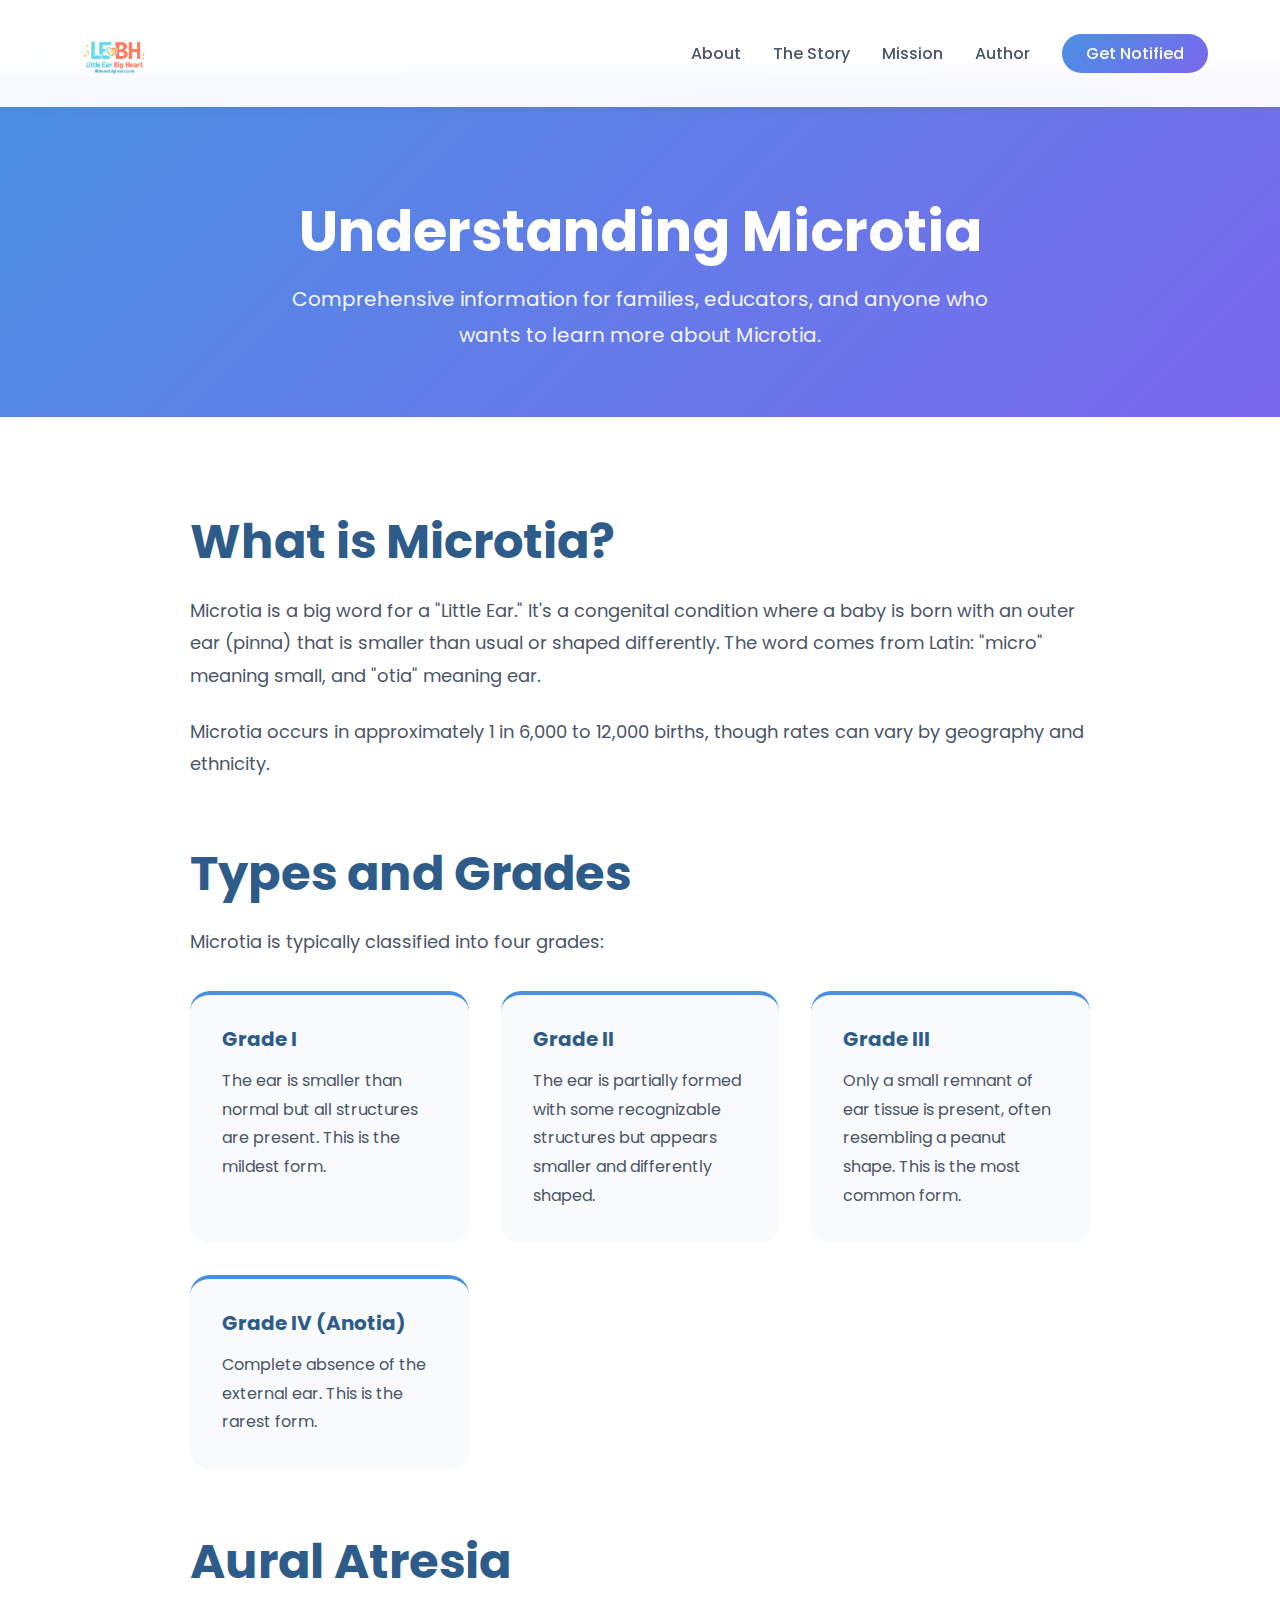
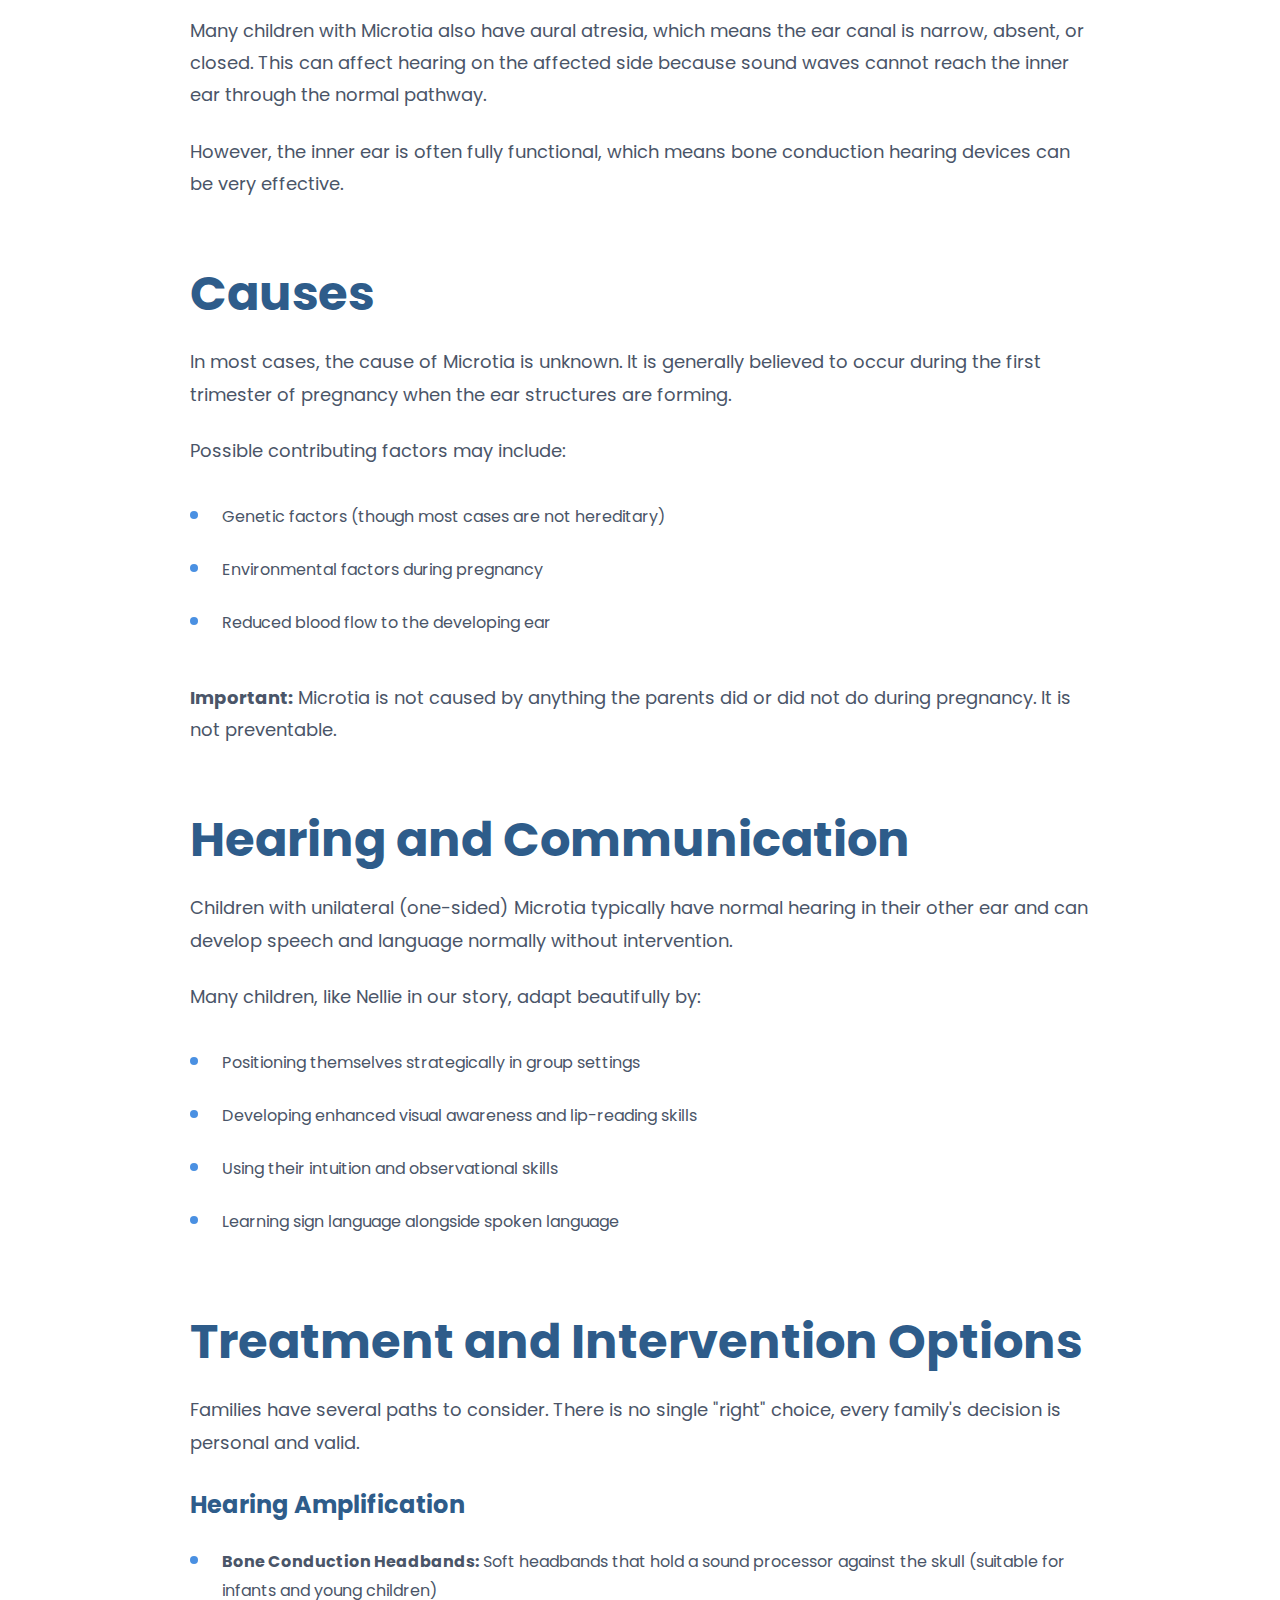
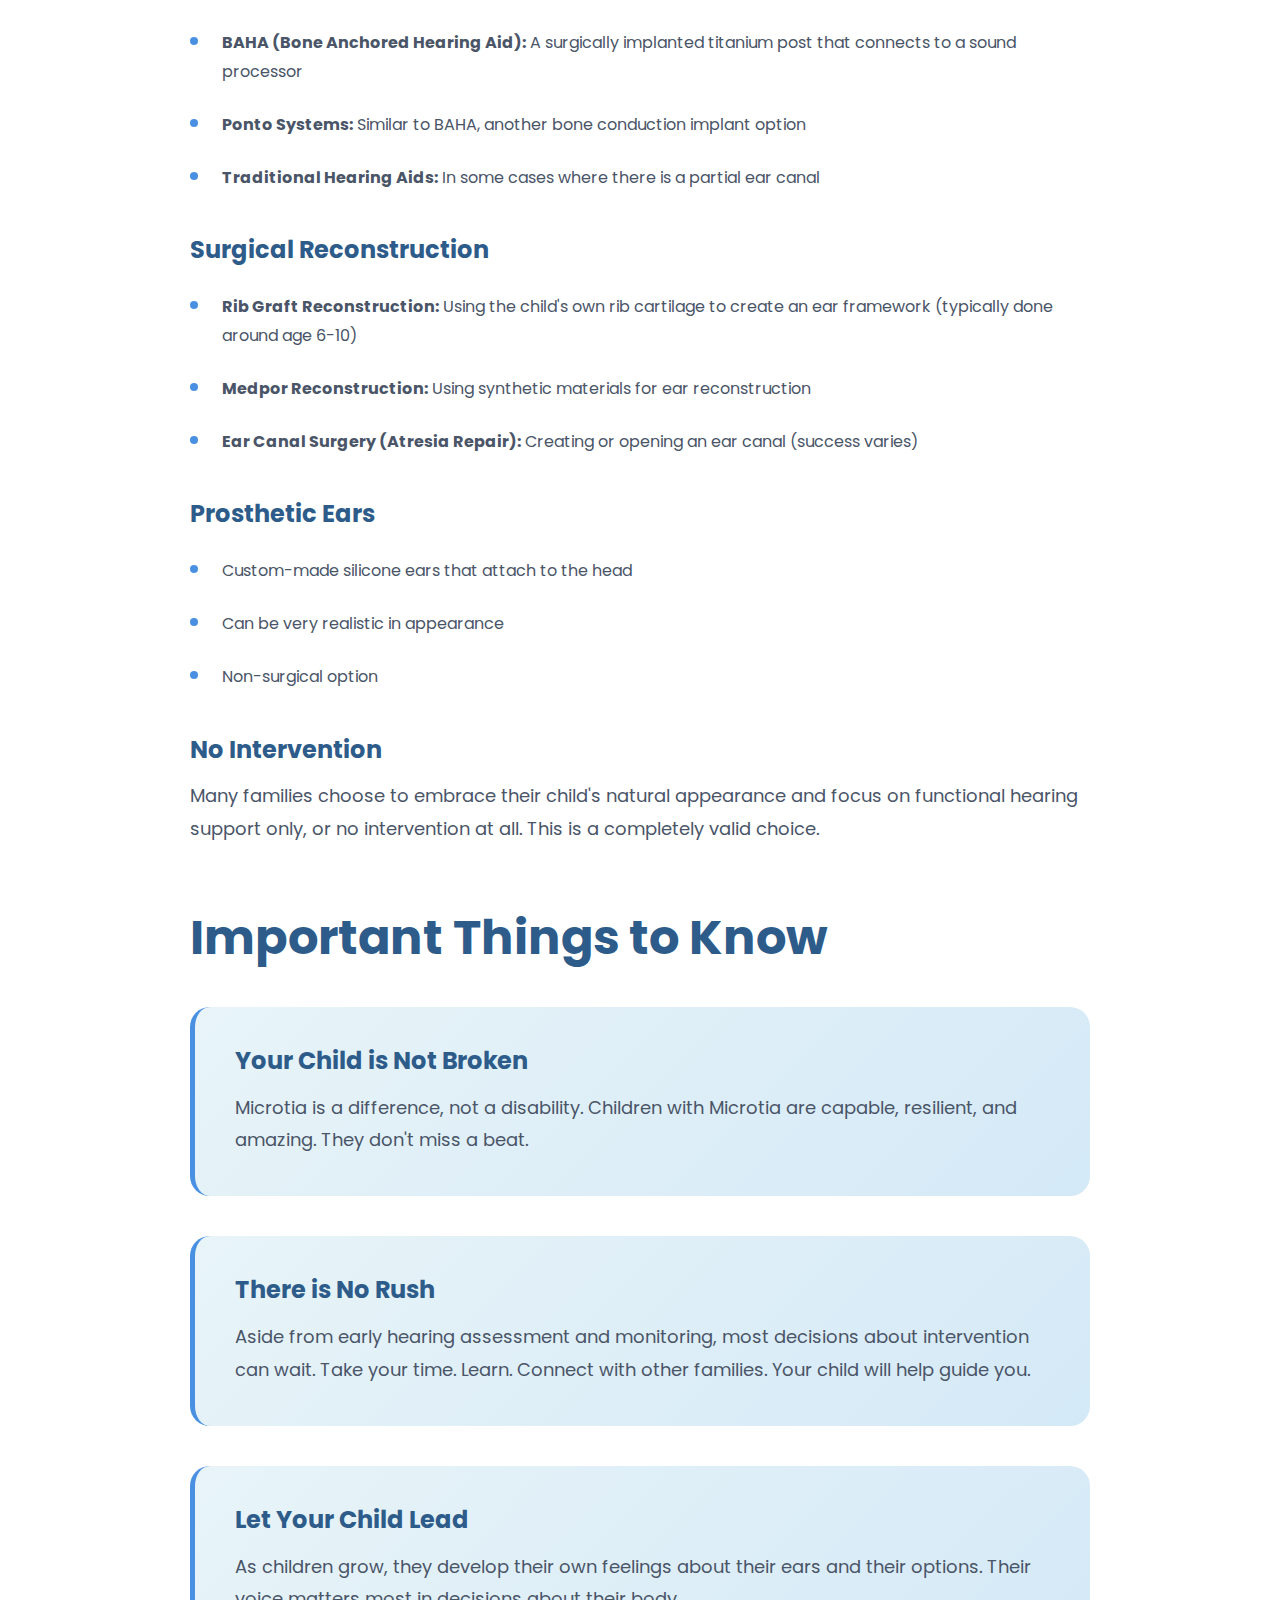
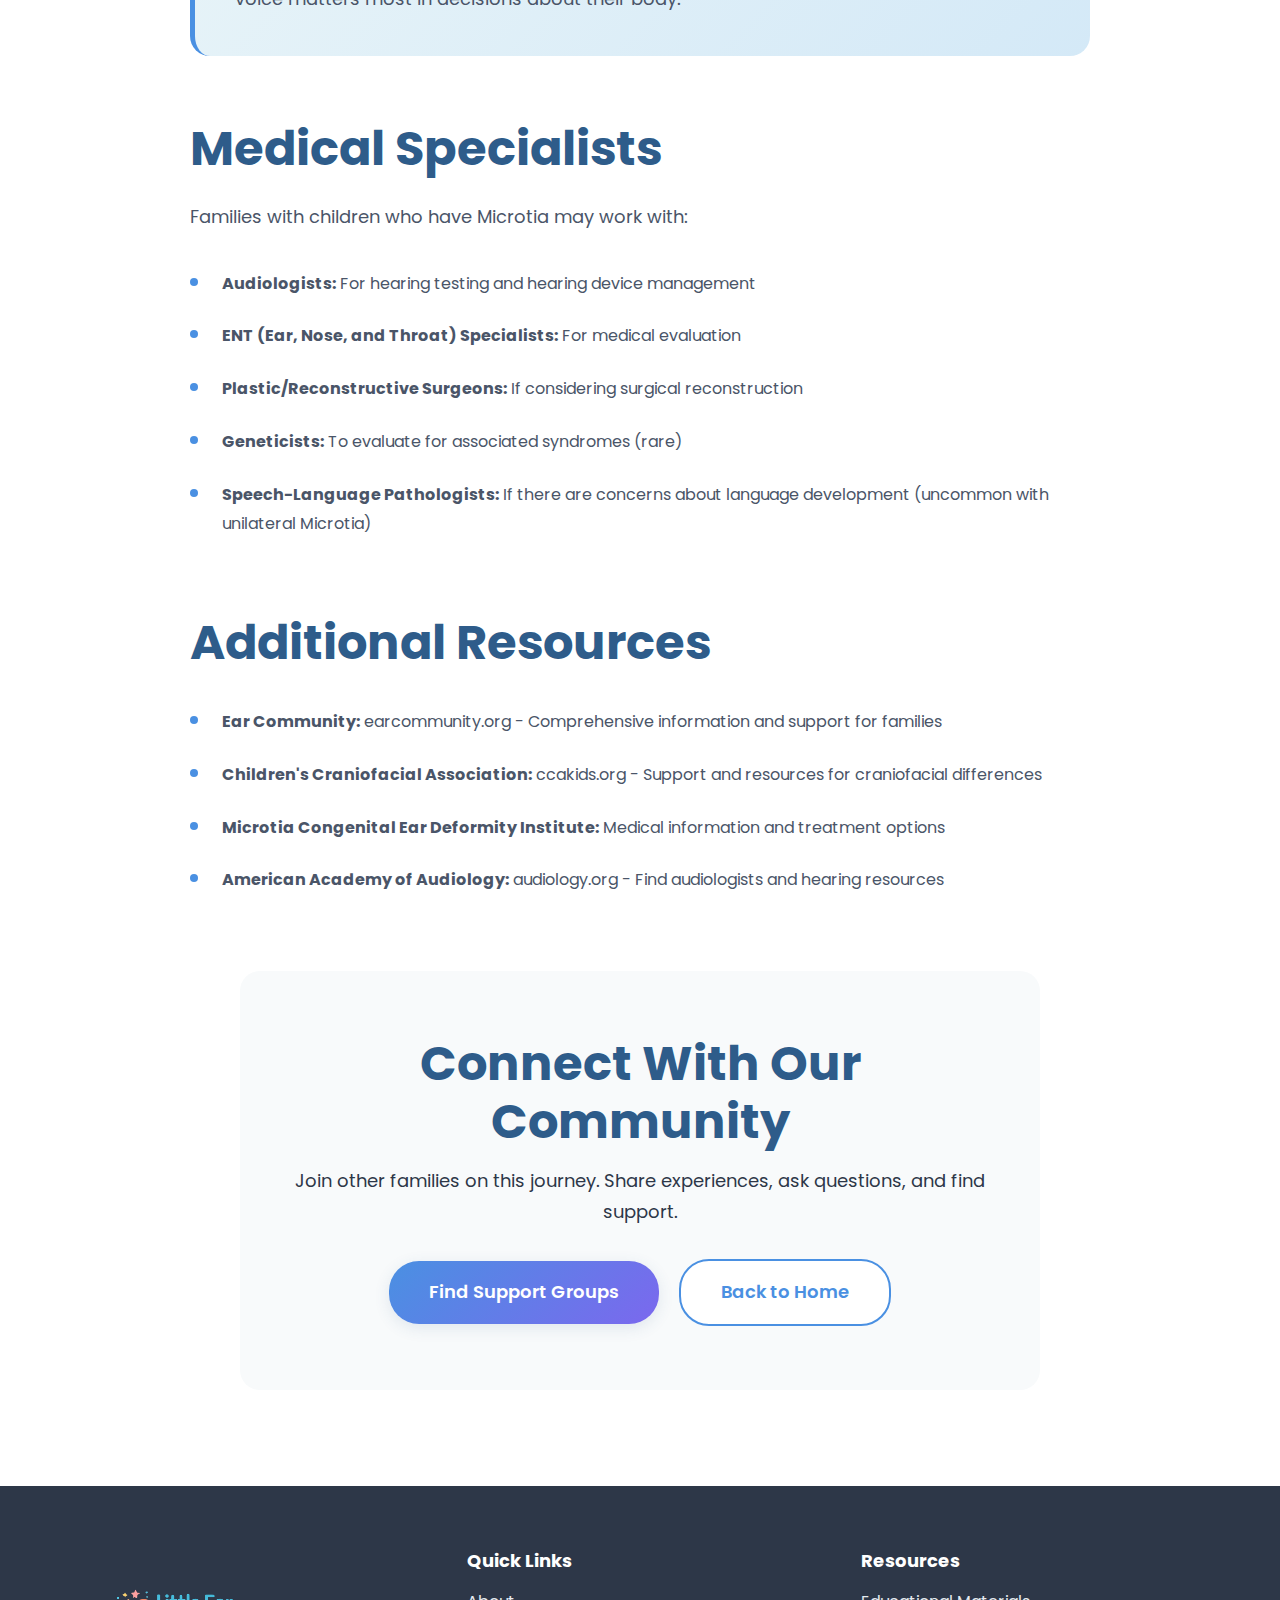
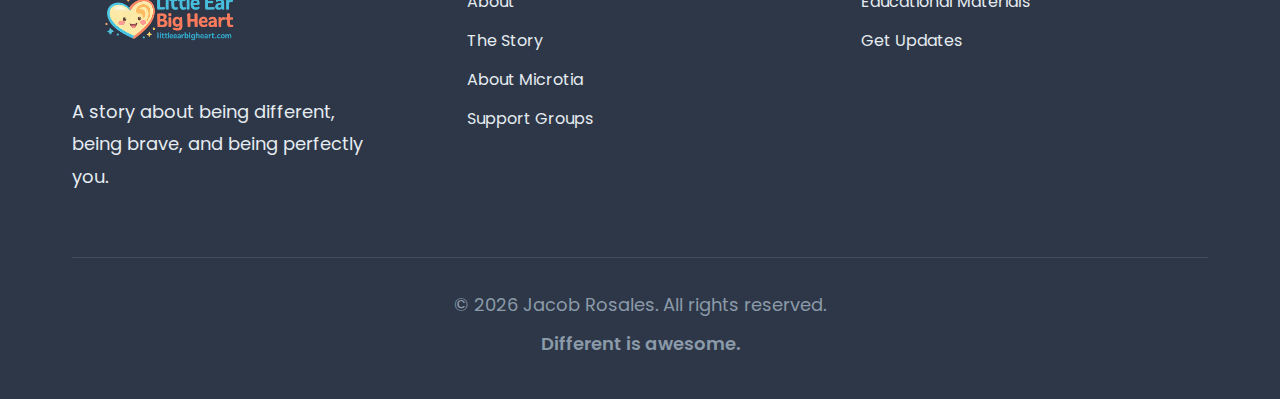
<file: about-microtia.html>
<!DOCTYPE html>
<html lang="en">
<head>
    <meta charset="UTF-8">
    <meta name="viewport" content="width=device-width, initial-scale=1.0">
    <meta name="description" content="Comprehensive information about Microtia - causes, types, treatment options, and what families need to know">
    <title>About Microtia | Little Ear, Big Heart</title>
    <link rel="stylesheet" href="css/main.css">
    <link rel="preconnect" href="https://fonts.googleapis.com">
    <link rel="preconnect" href="https://fonts.gstatic.com" crossorigin>
    <link href="https://fonts.googleapis.com/css2?family=Poppins:wght@300;400;600;700;800&family=Quicksand:wght@400;500;600;700&display=swap" rel="stylesheet">
</head>
<body>
    <!-- Navigation -->
    <nav class="navbar">
        <div class="container">
            <a href="index.html" class="nav-brand"><img src="images/logo-alternate.png" alt="Little Ear, Big Heart" class="nav-logo"></a>
            <ul class="nav-menu">
                <li><a href="index.html#about">About</a></li>
                <li><a href="index.html#story">The Story</a></li>
                <li><a href="index.html#mission">Mission</a></li>
                <li><a href="index.html#author">Author</a></li>
                <li><a href="index.html#notify" class="nav-cta">Get Notified</a></li>
            </ul>
            <button class="mobile-menu-toggle" aria-label="Toggle menu">
                <span></span>
                <span></span>
                <span></span>
            </button>
        </div>
    </nav>

    <!-- Page Header -->
    <section class="page-header">
        <div class="container">
            <h1>Understanding Microtia</h1>
            <p class="lead">Comprehensive information for families, educators, and anyone who wants to learn more about Microtia.</p>
        </div>
    </section>

    <!-- Main Content -->
    <section class="resource-content">
        <div class="container">
            <div class="content-section">
                <h2>What is Microtia?</h2>
                <p>Microtia is a big word for a "Little Ear." It's a congenital condition where a baby is born with an outer ear (pinna) that is smaller than usual or shaped differently. The word comes from Latin: "micro" meaning small, and "otia" meaning ear.</p>
                <p>Microtia occurs in approximately 1 in 6,000 to 12,000 births, though rates can vary by geography and ethnicity.</p>
            </div>

            <div class="content-section">
                <h2>Types and Grades</h2>
                <p>Microtia is typically classified into four grades:</p>
                <div class="info-grid">
                    <div class="info-card-resource">
                        <h3>Grade I</h3>
                        <p>The ear is smaller than normal but all structures are present. This is the mildest form.</p>
                    </div>
                    <div class="info-card-resource">
                        <h3>Grade II</h3>
                        <p>The ear is partially formed with some recognizable structures but appears smaller and differently shaped.</p>
                    </div>
                    <div class="info-card-resource">
                        <h3>Grade III</h3>
                        <p>Only a small remnant of ear tissue is present, often resembling a peanut shape. This is the most common form.</p>
                    </div>
                    <div class="info-card-resource">
                        <h3>Grade IV (Anotia)</h3>
                        <p>Complete absence of the external ear. This is the rarest form.</p>
                    </div>
                </div>
            </div>

            <div class="content-section">
                <h2>Aural Atresia</h2>
                <p>Many children with Microtia also have aural atresia, which means the ear canal is narrow, absent, or closed. This can affect hearing on the affected side because sound waves cannot reach the inner ear through the normal pathway.</p>
                <p>However, the inner ear is often fully functional, which means bone conduction hearing devices can be very effective.</p>
            </div>

            <div class="content-section">
                <h2>Causes</h2>
                <p>In most cases, the cause of Microtia is unknown. It is generally believed to occur during the first trimester of pregnancy when the ear structures are forming.</p>
                <p>Possible contributing factors may include:</p>
                <ul class="styled-list">
                    <li>Genetic factors (though most cases are not hereditary)</li>
                    <li>Environmental factors during pregnancy</li>
                    <li>Reduced blood flow to the developing ear</li>
                </ul>
                <p><strong>Important:</strong> Microtia is not caused by anything the parents did or did not do during pregnancy. It is not preventable.</p>
            </div>

            <div class="content-section">
                <h2>Hearing and Communication</h2>
                <p>Children with unilateral (one-sided) Microtia typically have normal hearing in their other ear and can develop speech and language normally without intervention.</p>
                <p>Many children, like Nellie in our story, adapt beautifully by:</p>
                <ul class="styled-list">
                    <li>Positioning themselves strategically in group settings</li>
                    <li>Developing enhanced visual awareness and lip-reading skills</li>
                    <li>Using their intuition and observational skills</li>
                    <li>Learning sign language alongside spoken language</li>
                </ul>
            </div>

            <div class="content-section">
                <h2>Treatment and Intervention Options</h2>
                <p>Families have several paths to consider. There is no single "right" choice, every family's decision is personal and valid.</p>

                <h3>Hearing Amplification</h3>
                <ul class="styled-list">
                    <li><strong>Bone Conduction Headbands:</strong> Soft headbands that hold a sound processor against the skull (suitable for infants and young children)</li>
                    <li><strong>BAHA (Bone Anchored Hearing Aid):</strong> A surgically implanted titanium post that connects to a sound processor</li>
                    <li><strong>Ponto Systems:</strong> Similar to BAHA, another bone conduction implant option</li>
                    <li><strong>Traditional Hearing Aids:</strong> In some cases where there is a partial ear canal</li>
                </ul>

                <h3>Surgical Reconstruction</h3>
                <ul class="styled-list">
                    <li><strong>Rib Graft Reconstruction:</strong> Using the child's own rib cartilage to create an ear framework (typically done around age 6-10)</li>
                    <li><strong>Medpor Reconstruction:</strong> Using synthetic materials for ear reconstruction</li>
                    <li><strong>Ear Canal Surgery (Atresia Repair):</strong> Creating or opening an ear canal (success varies)</li>
                </ul>

                <h3>Prosthetic Ears</h3>
                <ul class="styled-list">
                    <li>Custom-made silicone ears that attach to the head</li>
                    <li>Can be very realistic in appearance</li>
                    <li>Non-surgical option</li>
                </ul>

                <h3>No Intervention</h3>
                <p>Many families choose to embrace their child's natural appearance and focus on functional hearing support only, or no intervention at all. This is a completely valid choice.</p>
            </div>

            <div class="content-section">
                <h2>Important Things to Know</h2>
                <div class="callout-box">
                    <h3>Your Child is Not Broken</h3>
                    <p>Microtia is a difference, not a disability. Children with Microtia are capable, resilient, and amazing. They don't miss a beat.</p>
                </div>

                <div class="callout-box">
                    <h3>There is No Rush</h3>
                    <p>Aside from early hearing assessment and monitoring, most decisions about intervention can wait. Take your time. Learn. Connect with other families. Your child will help guide you.</p>
                </div>

                <div class="callout-box">
                    <h3>Let Your Child Lead</h3>
                    <p>As children grow, they develop their own feelings about their ears and their options. Their voice matters most in decisions about their body.</p>
                </div>
            </div>

            <div class="content-section">
                <h2>Medical Specialists</h2>
                <p>Families with children who have Microtia may work with:</p>
                <ul class="styled-list">
                    <li><strong>Audiologists:</strong> For hearing testing and hearing device management</li>
                    <li><strong>ENT (Ear, Nose, and Throat) Specialists:</strong> For medical evaluation</li>
                    <li><strong>Plastic/Reconstructive Surgeons:</strong> If considering surgical reconstruction</li>
                    <li><strong>Geneticists:</strong> To evaluate for associated syndromes (rare)</li>
                    <li><strong>Speech-Language Pathologists:</strong> If there are concerns about language development (uncommon with unilateral Microtia)</li>
                </ul>
            </div>

            <div class="content-section">
                <h2>Additional Resources</h2>
                <ul class="styled-list">
                    <li><strong>Ear Community:</strong> <a href="https://earcommunity.org" target="_blank" rel="noopener noreferrer">earcommunity.org</a> - Comprehensive information and support for families</li>
                    <li><strong>Children's Craniofacial Association:</strong> <a href="https://ccakids.org" target="_blank" rel="noopener noreferrer">ccakids.org</a> - Support and resources for craniofacial differences</li>
                    <li><strong>Microtia Congenital Ear Deformity Institute:</strong> Medical information and treatment options</li>
                    <li><strong>American Academy of Audiology:</strong> <a href="https://www.audiology.org" target="_blank" rel="noopener noreferrer">audiology.org</a> - Find audiologists and hearing resources</li>
                </ul>
            </div>

            <div class="cta-section">
                <h2>Connect With Our Community</h2>
                <p>Join other families on this journey. Share experiences, ask questions, and find support.</p>
                <a href="support-groups.html" class="btn btn-primary">Find Support Groups</a>
                <a href="index.html" class="btn btn-secondary">Back to Home</a>
            </div>
        </div>
    </section>

    <!-- Footer -->
    <footer class="footer">
        <div class="container">
            <div class="footer-content">
                <div class="footer-section footer-brand">
                    <img src="images/logo-main.png" alt="Little Ear, Big Heart" class="footer-logo">
                    <p>A story about being different, being brave, and being perfectly you.</p>
                </div>
                <div class="footer-section footer-brand">
                    <h4>Quick Links</h4>
                    <ul>
                        <li><a href="index.html#about">About</a></li>
                        <li><a href="index.html#story">The Story</a></li>
                        <li><a href="about-microtia.html">About Microtia</a></li>
                        <li><a href="support-groups.html">Support Groups</a></li>
                    </ul>
                </div>
                <div class="footer-section footer-brand">
                    <h4>Resources</h4>
                    <ul>
                        <li><a href="educational-resources.html">Educational Materials</a></li>
                        <li><a href="index.html#notify">Get Updates</a></li>
                    </ul>
                </div>
            </div>
            <div class="footer-bottom">
                <p>&copy; 2026 Jacob Rosales. All rights reserved.</p>
                <p class="footer-tagline">Different is awesome.</p>
            </div>
        </div>
    </footer>

    <script src="js/main.js"></script>
</body>
</html>
</file>
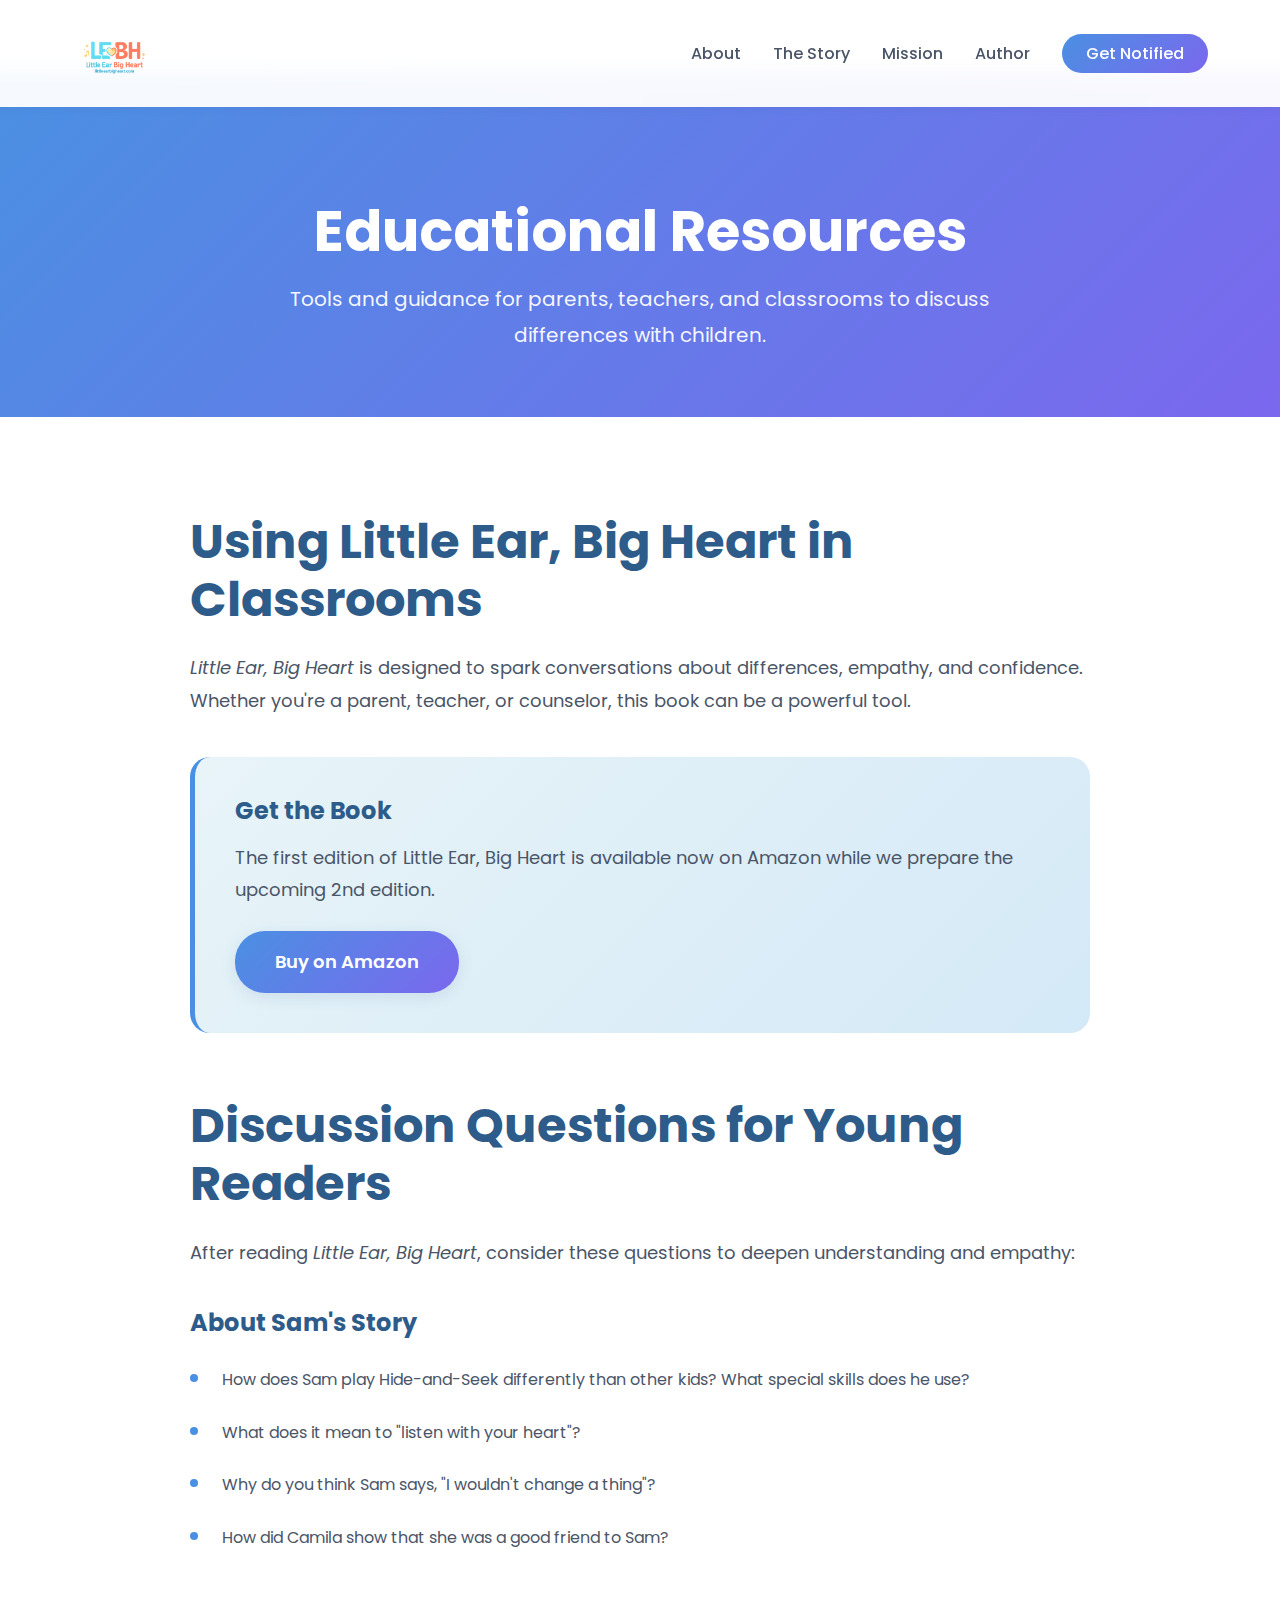
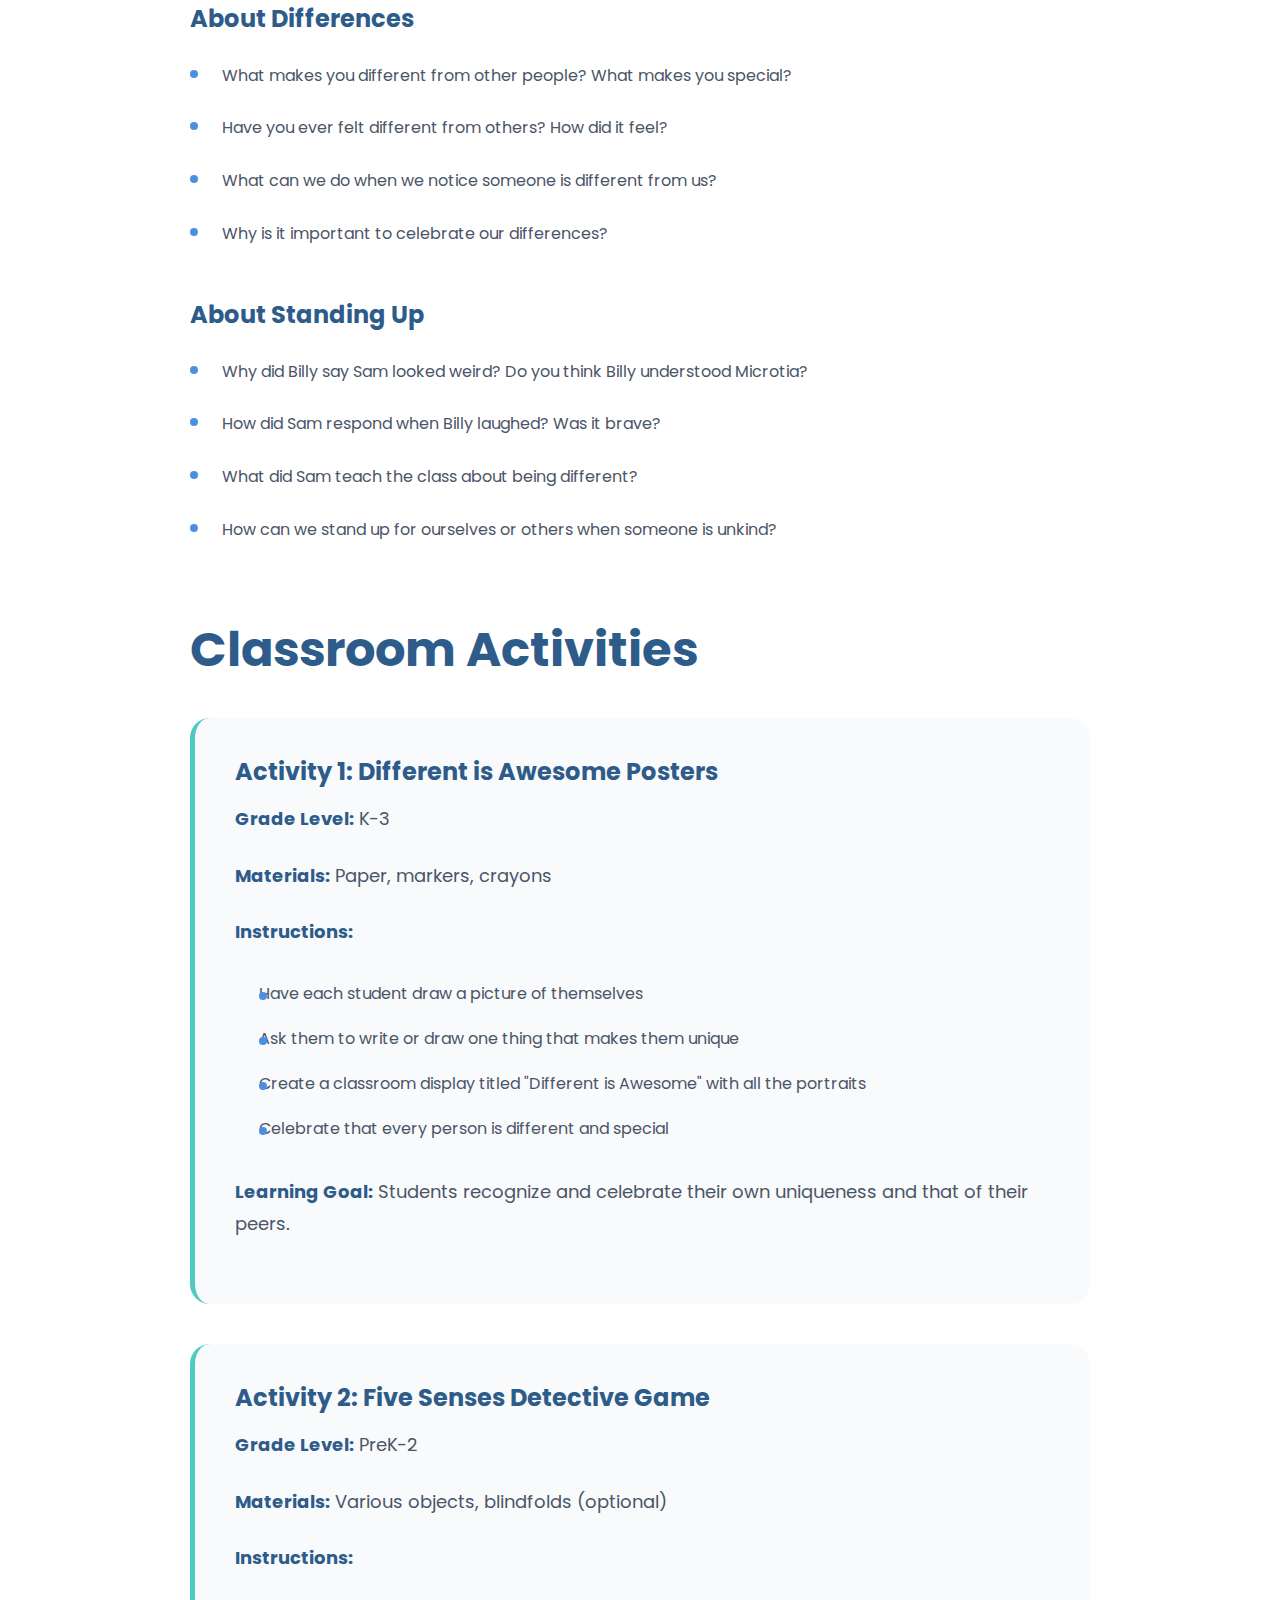
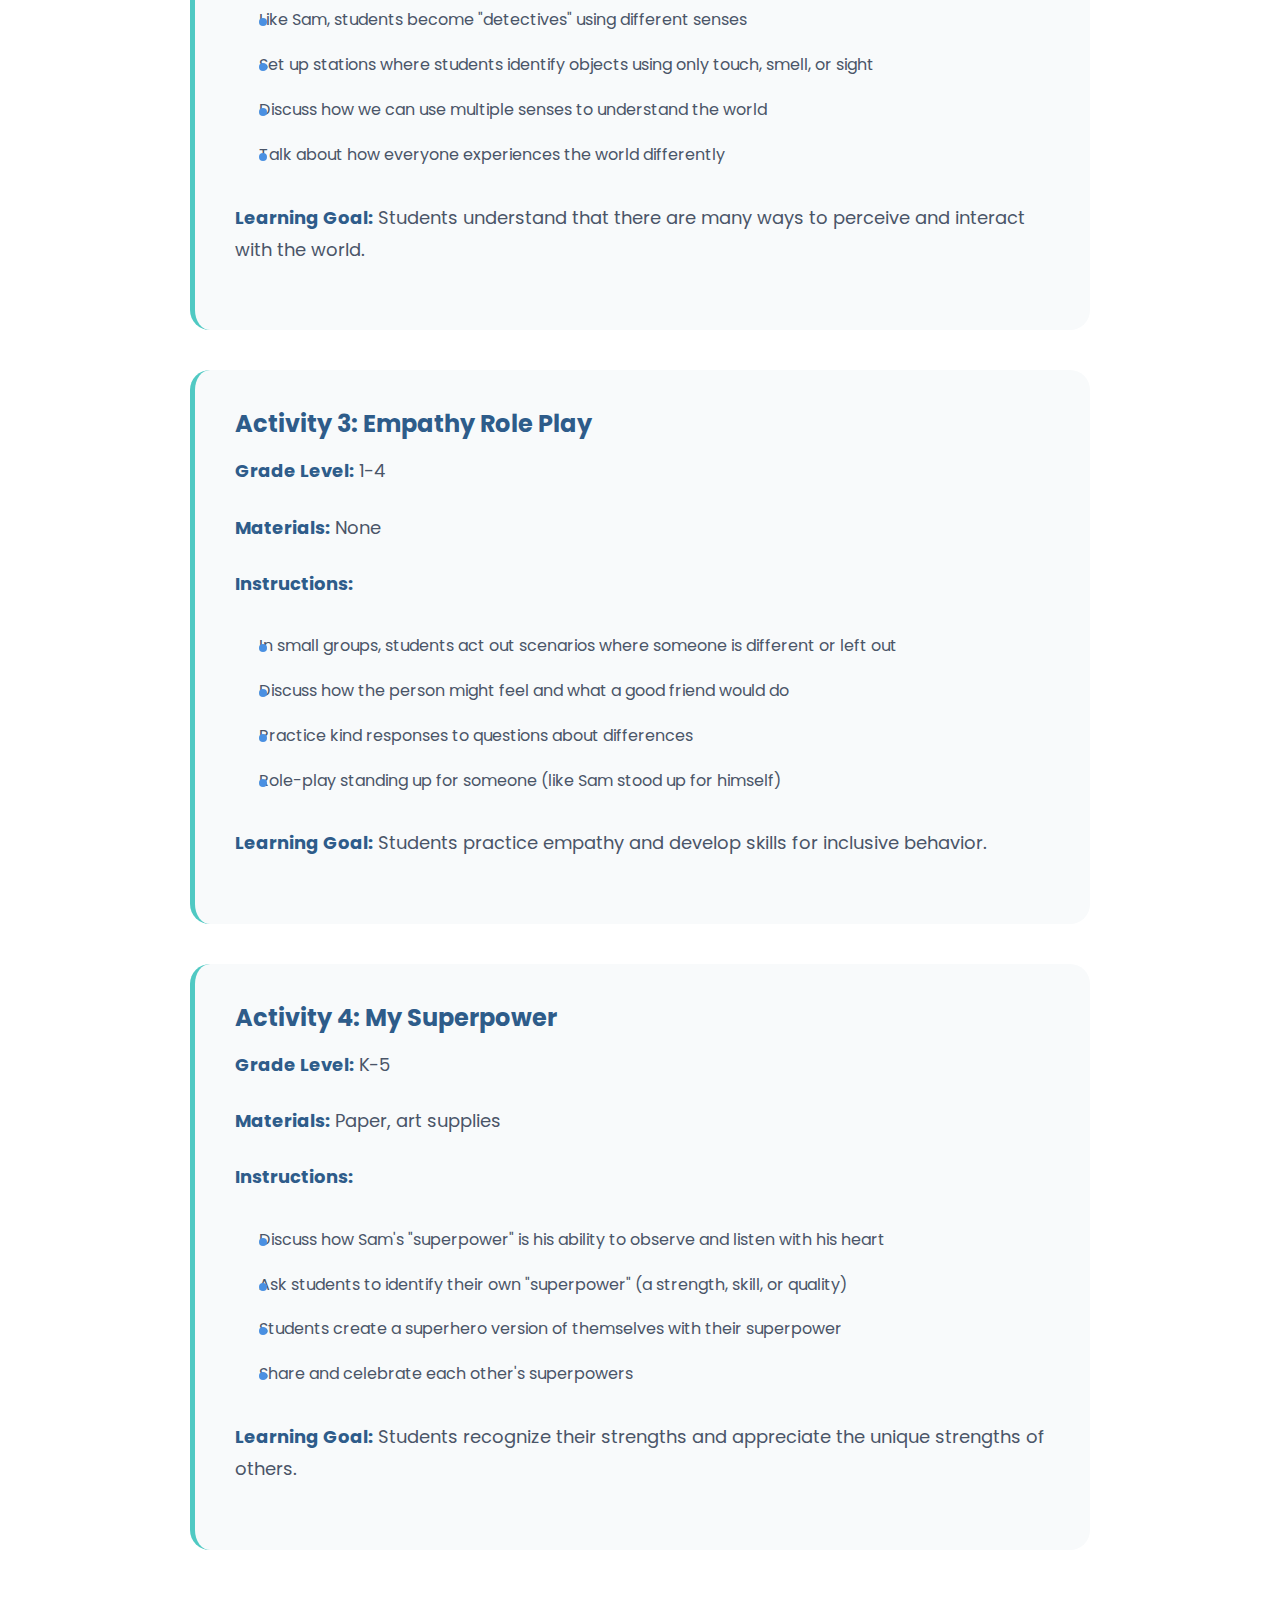
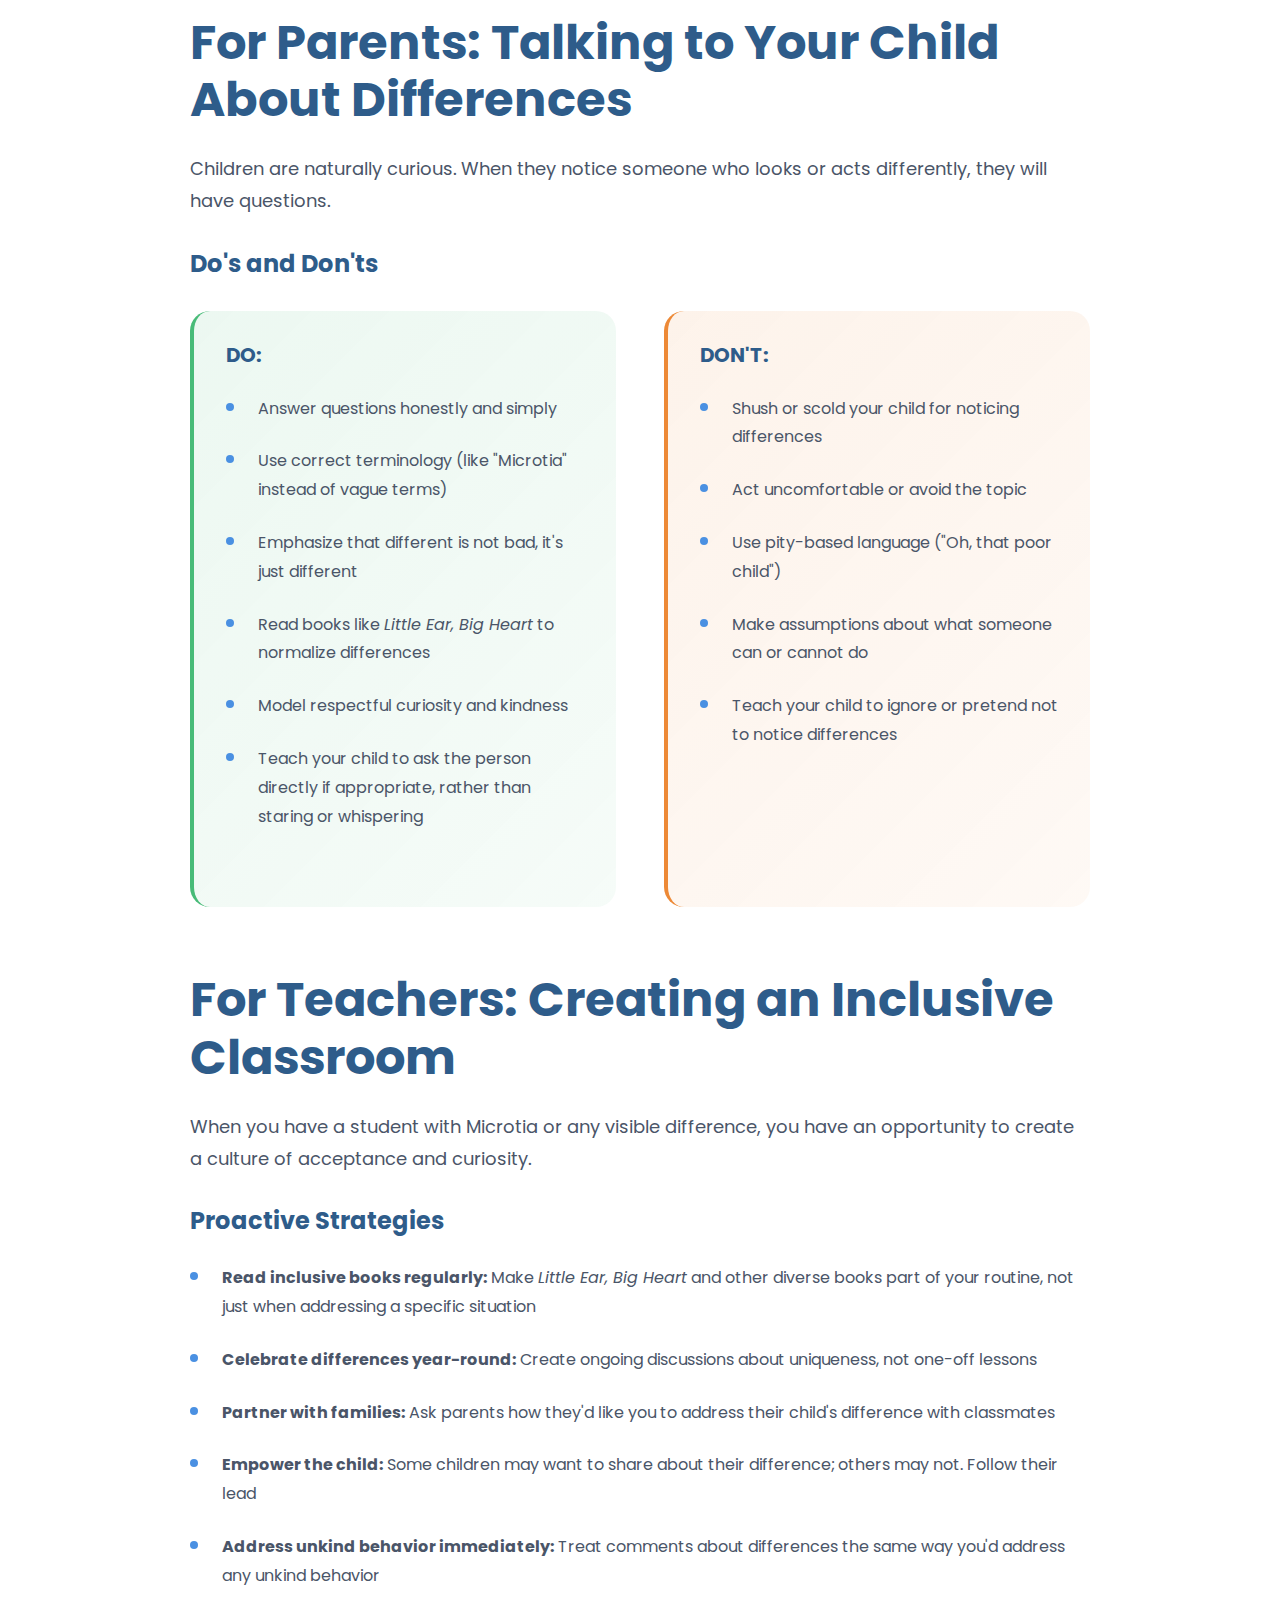
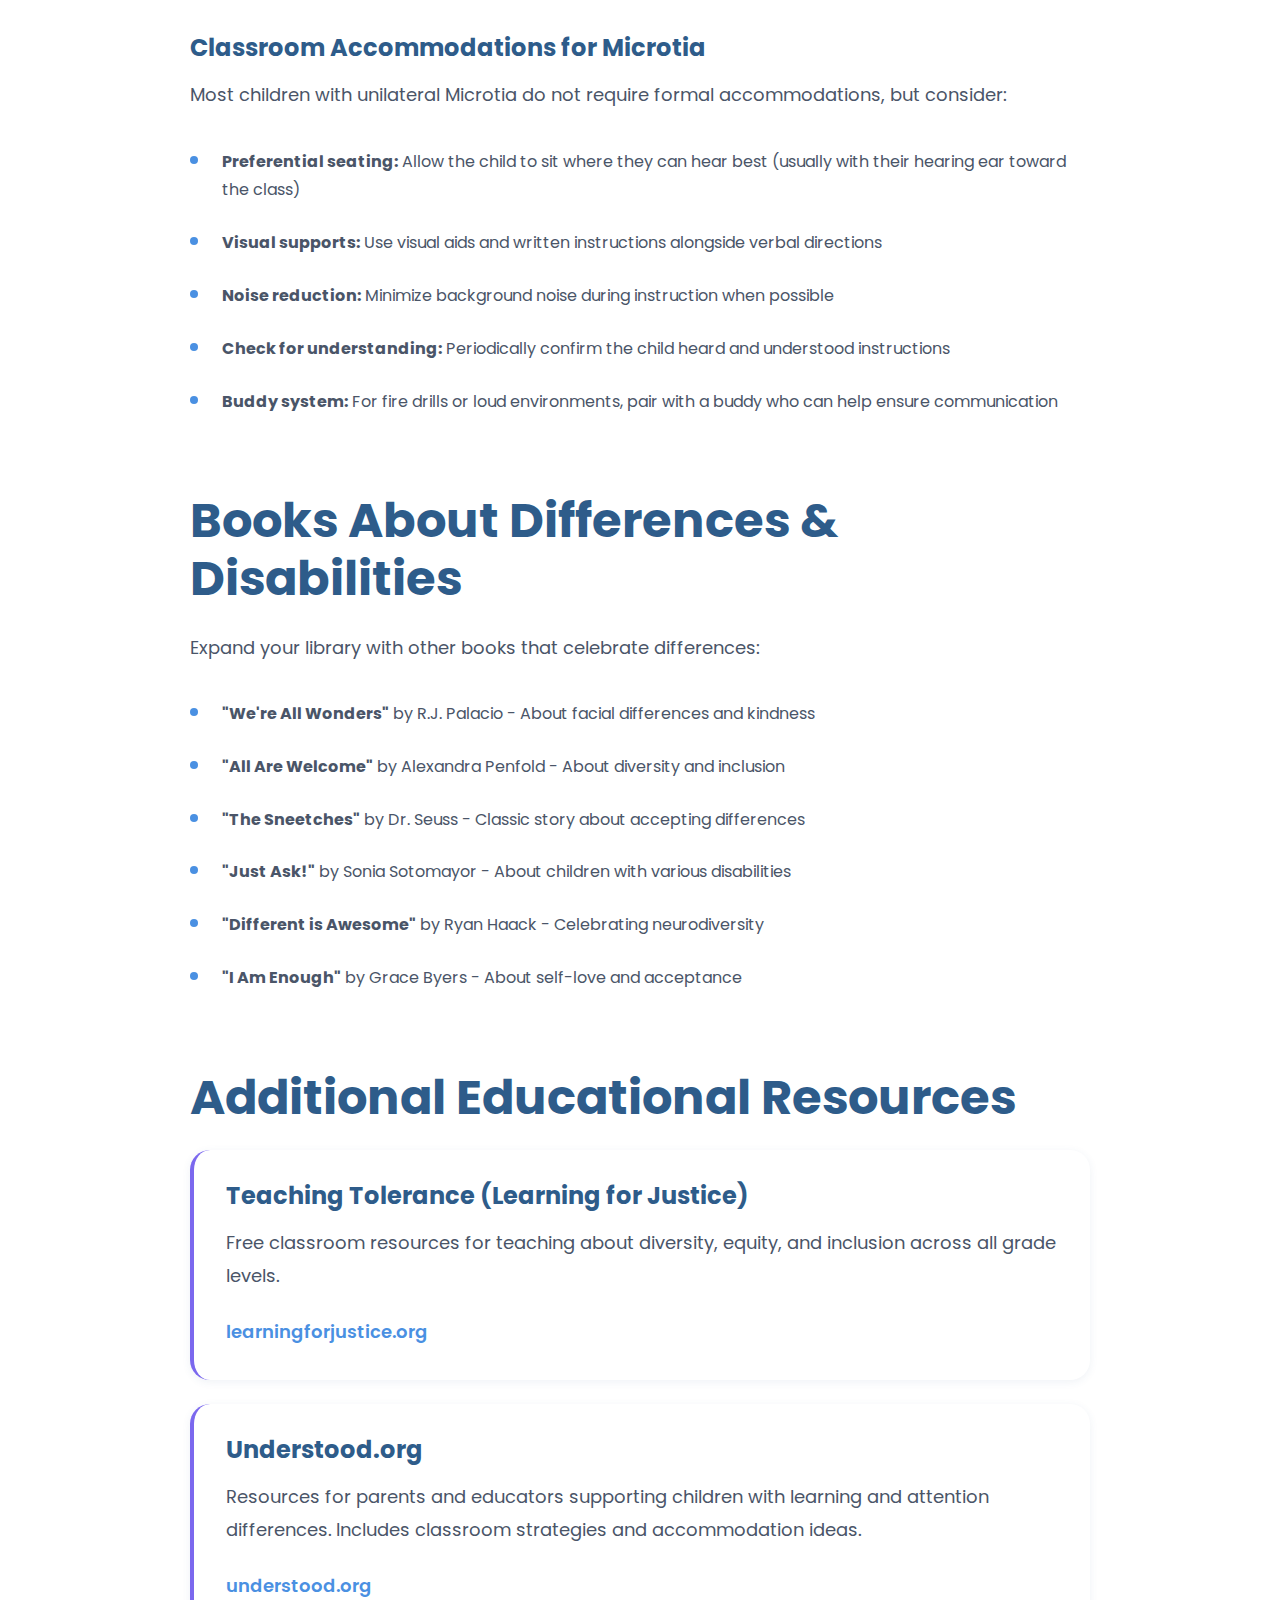
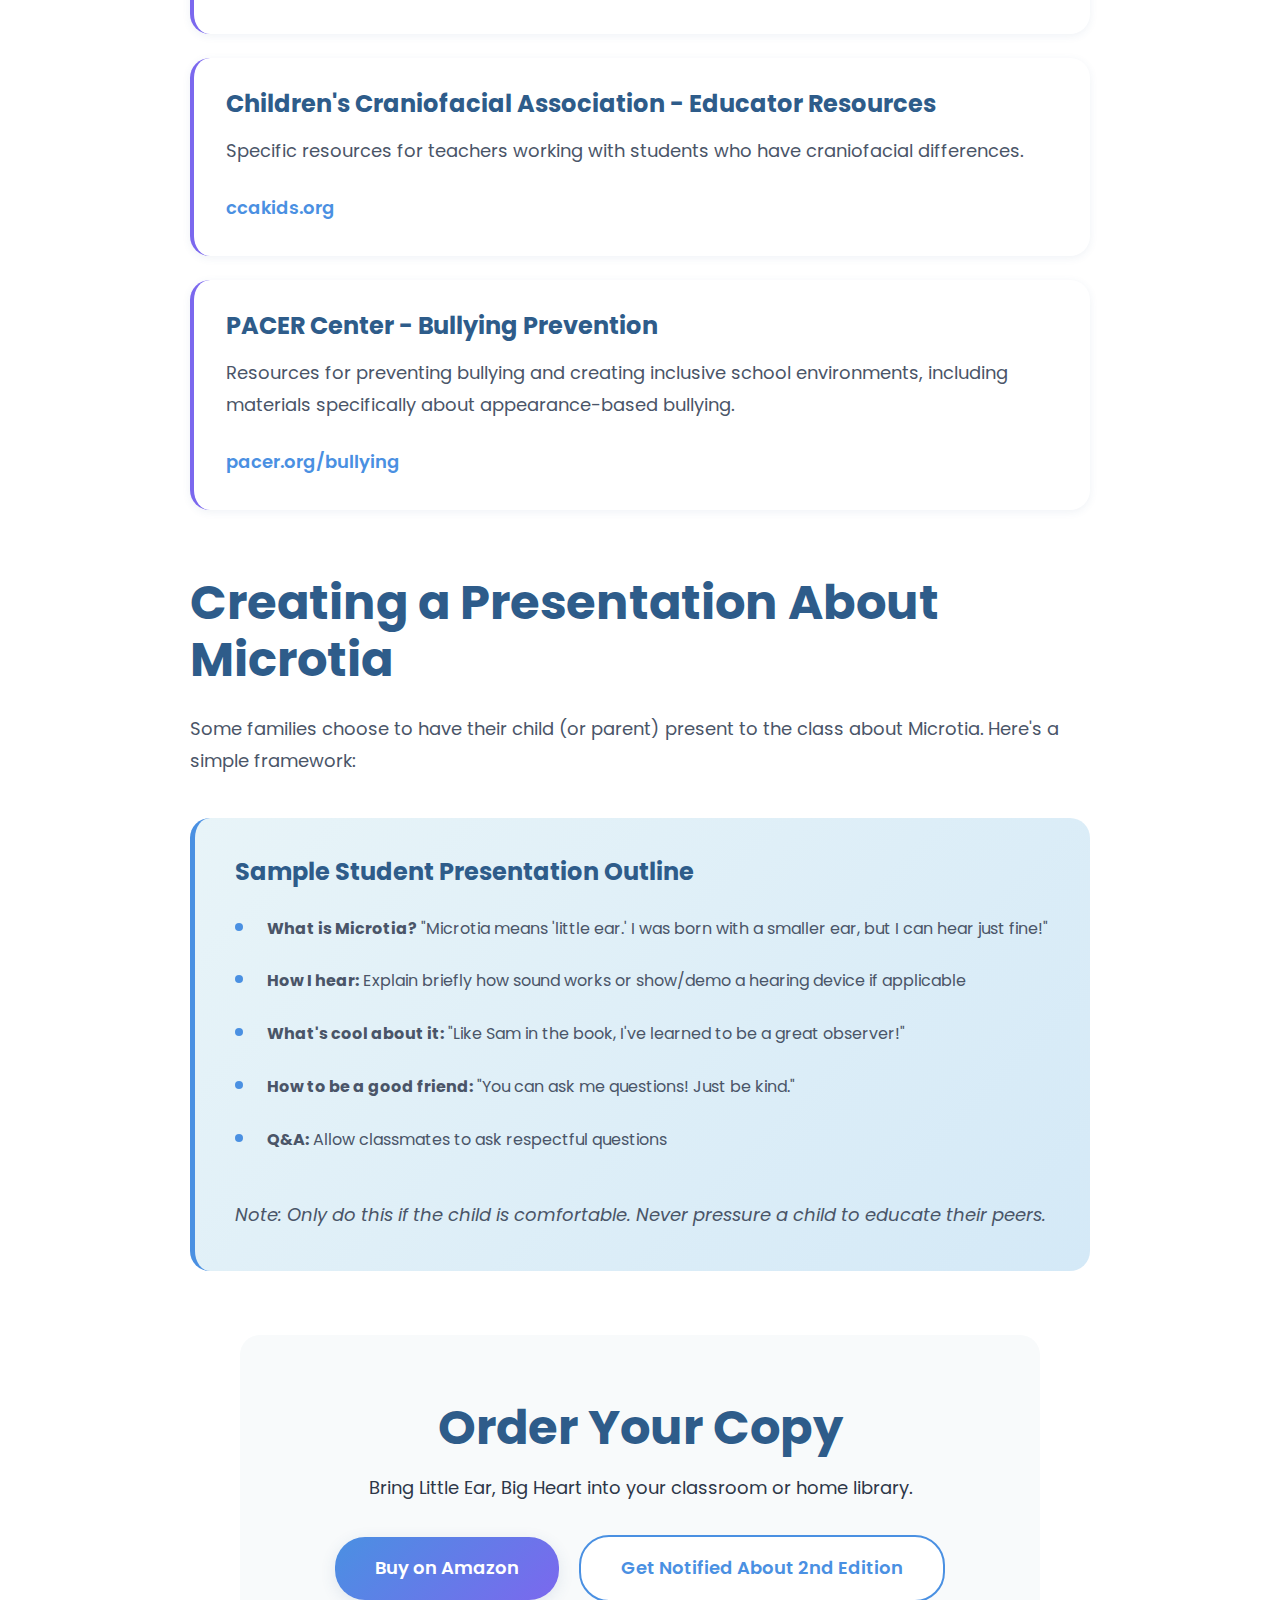
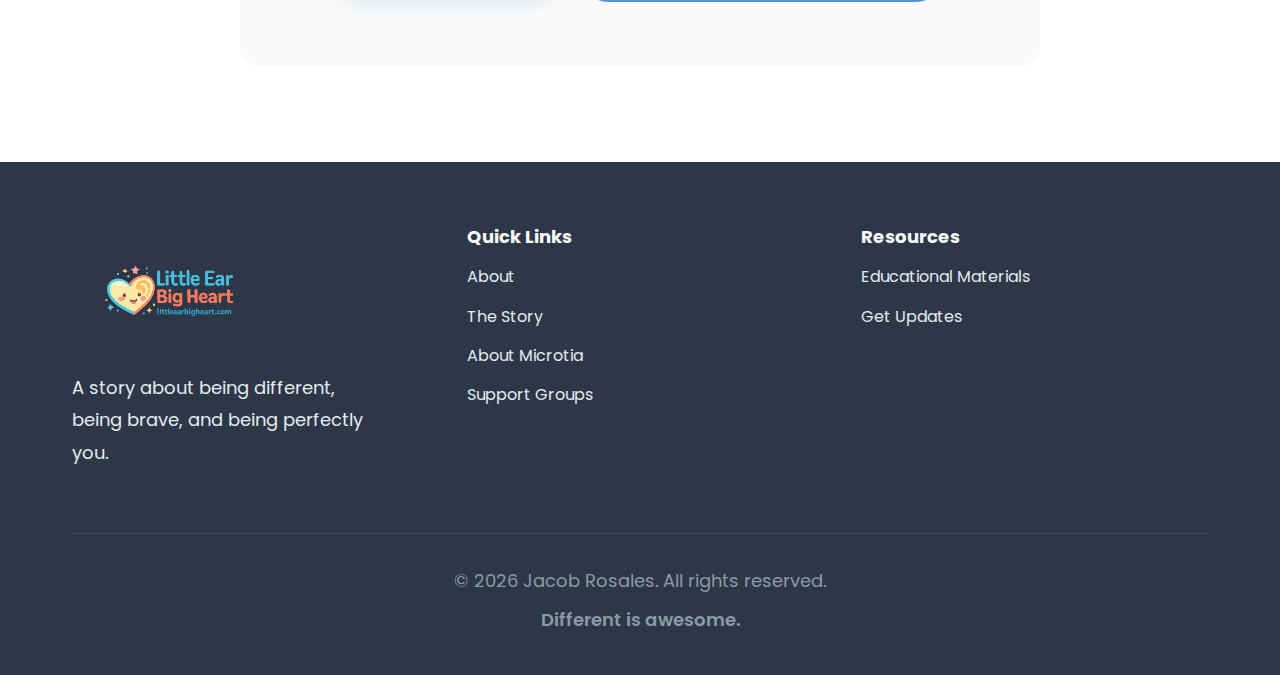
<file: educational-resources.html>
<!DOCTYPE html>
<html lang="en">
<head>
    <meta charset="UTF-8">
    <meta name="viewport" content="width=device-width, initial-scale=1.0">
    <meta name="description" content="Educational resources and materials for teachers, parents, and classrooms about Microtia and differences">
    <title>Educational Resources | Little Ear, Big Heart</title>
    <link rel="stylesheet" href="css/main.css">
    <link rel="preconnect" href="https://fonts.googleapis.com">
    <link rel="preconnect" href="https://fonts.gstatic.com" crossorigin>
    <link href="https://fonts.googleapis.com/css2?family=Poppins:wght@300;400;600;700;800&family=Quicksand:wght@400;500;600;700&display=swap" rel="stylesheet">
</head>
<body>
    <!-- Navigation -->
    <nav class="navbar">
        <div class="container">
            <a href="index.html" class="nav-brand"><img src="images/logo-alternate.png" alt="Little Ear, Big Heart" class="nav-logo"></a>
            <ul class="nav-menu">
                <li><a href="index.html#about">About</a></li>
                <li><a href="index.html#story">The Story</a></li>
                <li><a href="index.html#mission">Mission</a></li>
                <li><a href="index.html#author">Author</a></li>
                <li><a href="index.html#notify" class="nav-cta">Get Notified</a></li>
            </ul>
            <button class="mobile-menu-toggle" aria-label="Toggle menu">
                <span></span>
                <span></span>
                <span></span>
            </button>
        </div>
    </nav>

    <!-- Page Header -->
    <section class="page-header">
        <div class="container">
            <h1>Educational Resources</h1>
            <p class="lead">Tools and guidance for parents, teachers, and classrooms to discuss differences with children.</p>
        </div>
    </section>

    <!-- Main Content -->
    <section class="resource-content">
        <div class="container">
            <div class="content-section">
                <h2>Using Little Ear, Big Heart in Classrooms</h2>
                <p><em>Little Ear, Big Heart</em> is designed to spark conversations about differences, empathy, and confidence. Whether you're a parent, teacher, or counselor, this book can be a powerful tool.</p>

                <div class="callout-box">
                    <h3>Get the Book</h3>
                    <p>The first edition of Little Ear, Big Heart is available now on Amazon while we prepare the upcoming 2nd edition.</p>
                    <a href="https://www.amazon.com/dp/B0C9S7QZJ7" target="_blank" rel="noopener noreferrer" class="btn btn-primary">Buy on Amazon</a>
                </div>
            </div>

            <div class="content-section">
                <h2>Discussion Questions for Young Readers</h2>
                <p>After reading <em>Little Ear, Big Heart</em>, consider these questions to deepen understanding and empathy:</p>

                <div class="discussion-section">
                    <h3>About Sam's Story</h3>
                    <ul class="styled-list">
                        <li>How does Sam play Hide-and-Seek differently than other kids? What special skills does he use?</li>
                        <li>What does it mean to "listen with your heart"?</li>
                        <li>Why do you think Sam says, "I wouldn't change a thing"?</li>
                        <li>How did Camila show that she was a good friend to Sam?</li>
                    </ul>
                </div>

                <div class="discussion-section">
                    <h3>About Differences</h3>
                    <ul class="styled-list">
                        <li>What makes you different from other people? What makes you special?</li>
                        <li>Have you ever felt different from others? How did it feel?</li>
                        <li>What can we do when we notice someone is different from us?</li>
                        <li>Why is it important to celebrate our differences?</li>
                    </ul>
                </div>

                <div class="discussion-section">
                    <h3>About Standing Up</h3>
                    <ul class="styled-list">
                        <li>Why did Billy say Sam looked weird? Do you think Billy understood Microtia?</li>
                        <li>How did Sam respond when Billy laughed? Was it brave?</li>
                        <li>What did Sam teach the class about being different?</li>
                        <li>How can we stand up for ourselves or others when someone is unkind?</li>
                    </ul>
                </div>
            </div>

            <div class="content-section">
                <h2>Classroom Activities</h2>

                <div class="activity-card">
                    <h3>Activity 1: Different is Awesome Posters</h3>
                    <p><strong>Grade Level:</strong> K-3</p>
                    <p><strong>Materials:</strong> Paper, markers, crayons</p>
                    <p><strong>Instructions:</strong></p>
                    <ol class="styled-list">
                        <li>Have each student draw a picture of themselves</li>
                        <li>Ask them to write or draw one thing that makes them unique</li>
                        <li>Create a classroom display titled "Different is Awesome" with all the portraits</li>
                        <li>Celebrate that every person is different and special</li>
                    </ol>
                    <p><strong>Learning Goal:</strong> Students recognize and celebrate their own uniqueness and that of their peers.</p>
                </div>

                <div class="activity-card">
                    <h3>Activity 2: Five Senses Detective Game</h3>
                    <p><strong>Grade Level:</strong> PreK-2</p>
                    <p><strong>Materials:</strong> Various objects, blindfolds (optional)</p>
                    <p><strong>Instructions:</strong></p>
                    <ol class="styled-list">
                        <li>Like Sam, students become "detectives" using different senses</li>
                        <li>Set up stations where students identify objects using only touch, smell, or sight</li>
                        <li>Discuss how we can use multiple senses to understand the world</li>
                        <li>Talk about how everyone experiences the world differently</li>
                    </ol>
                    <p><strong>Learning Goal:</strong> Students understand that there are many ways to perceive and interact with the world.</p>
                </div>

                <div class="activity-card">
                    <h3>Activity 3: Empathy Role Play</h3>
                    <p><strong>Grade Level:</strong> 1-4</p>
                    <p><strong>Materials:</strong> None</p>
                    <p><strong>Instructions:</strong></p>
                    <ol class="styled-list">
                        <li>In small groups, students act out scenarios where someone is different or left out</li>
                        <li>Discuss how the person might feel and what a good friend would do</li>
                        <li>Practice kind responses to questions about differences</li>
                        <li>Role-play standing up for someone (like Sam stood up for himself)</li>
                    </ol>
                    <p><strong>Learning Goal:</strong> Students practice empathy and develop skills for inclusive behavior.</p>
                </div>

                <div class="activity-card">
                    <h3>Activity 4: My Superpower</h3>
                    <p><strong>Grade Level:</strong> K-5</p>
                    <p><strong>Materials:</strong> Paper, art supplies</p>
                    <p><strong>Instructions:</strong></p>
                    <ol class="styled-list">
                        <li>Discuss how Sam's "superpower" is his ability to observe and listen with his heart</li>
                        <li>Ask students to identify their own "superpower" (a strength, skill, or quality)</li>
                        <li>Students create a superhero version of themselves with their superpower</li>
                        <li>Share and celebrate each other's superpowers</li>
                    </ol>
                    <p><strong>Learning Goal:</strong> Students recognize their strengths and appreciate the unique strengths of others.</p>
                </div>
            </div>

            <div class="content-section">
                <h2>For Parents: Talking to Your Child About Differences</h2>
                <p>Children are naturally curious. When they notice someone who looks or acts differently, they will have questions.</p>

                <h3>Do's and Don'ts</h3>
                <div class="dos-donts">
                    <div class="dos">
                        <h4>DO:</h4>
                        <ul class="styled-list">
                            <li>Answer questions honestly and simply</li>
                            <li>Use correct terminology (like "Microtia" instead of vague terms)</li>
                            <li>Emphasize that different is not bad, it's just different</li>
                            <li>Read books like <em>Little Ear, Big Heart</em> to normalize differences</li>
                            <li>Model respectful curiosity and kindness</li>
                            <li>Teach your child to ask the person directly if appropriate, rather than staring or whispering</li>
                        </ul>
                    </div>
                    <div class="donts">
                        <h4>DON'T:</h4>
                        <ul class="styled-list">
                            <li>Shush or scold your child for noticing differences</li>
                            <li>Act uncomfortable or avoid the topic</li>
                            <li>Use pity-based language ("Oh, that poor child")</li>
                            <li>Make assumptions about what someone can or cannot do</li>
                            <li>Teach your child to ignore or pretend not to notice differences</li>
                        </ul>
                    </div>
                </div>
            </div>

            <div class="content-section">
                <h2>For Teachers: Creating an Inclusive Classroom</h2>
                <p>When you have a student with Microtia or any visible difference, you have an opportunity to create a culture of acceptance and curiosity.</p>

                <h3>Proactive Strategies</h3>
                <ul class="styled-list">
                    <li><strong>Read inclusive books regularly:</strong> Make <em>Little Ear, Big Heart</em> and other diverse books part of your routine, not just when addressing a specific situation</li>
                    <li><strong>Celebrate differences year-round:</strong> Create ongoing discussions about uniqueness, not one-off lessons</li>
                    <li><strong>Partner with families:</strong> Ask parents how they'd like you to address their child's difference with classmates</li>
                    <li><strong>Empower the child:</strong> Some children may want to share about their difference; others may not. Follow their lead</li>
                    <li><strong>Address unkind behavior immediately:</strong> Treat comments about differences the same way you'd address any unkind behavior</li>
                </ul>

                <h3>Classroom Accommodations for Microtia</h3>
                <p>Most children with unilateral Microtia do not require formal accommodations, but consider:</p>
                <ul class="styled-list">
                    <li><strong>Preferential seating:</strong> Allow the child to sit where they can hear best (usually with their hearing ear toward the class)</li>
                    <li><strong>Visual supports:</strong> Use visual aids and written instructions alongside verbal directions</li>
                    <li><strong>Noise reduction:</strong> Minimize background noise during instruction when possible</li>
                    <li><strong>Check for understanding:</strong> Periodically confirm the child heard and understood instructions</li>
                    <li><strong>Buddy system:</strong> For fire drills or loud environments, pair with a buddy who can help ensure communication</li>
                </ul>
            </div>

            <div class="content-section">
                <h2>Books About Differences & Disabilities</h2>
                <p>Expand your library with other books that celebrate differences:</p>

                <ul class="styled-list">
                    <li><strong>"We're All Wonders"</strong> by R.J. Palacio - About facial differences and kindness</li>
                    <li><strong>"All Are Welcome"</strong> by Alexandra Penfold - About diversity and inclusion</li>
                    <li><strong>"The Sneetches"</strong> by Dr. Seuss - Classic story about accepting differences</li>
                    <li><strong>"Just Ask!"</strong> by Sonia Sotomayor - About children with various disabilities</li>
                    <li><strong>"Different is Awesome"</strong> by Ryan Haack - Celebrating neurodiversity</li>
                    <li><strong>"I Am Enough"</strong> by Grace Byers - About self-love and acceptance</li>
                </ul>
            </div>

            <div class="content-section">
                <h2>Additional Educational Resources</h2>

                <div class="resource-link-card">
                    <h3>Teaching Tolerance (Learning for Justice)</h3>
                    <p>Free classroom resources for teaching about diversity, equity, and inclusion across all grade levels.</p>
                    <p><a href="https://www.learningforjustice.org" target="_blank" rel="noopener noreferrer">learningforjustice.org</a></p>
                </div>

                <div class="resource-link-card">
                    <h3>Understood.org</h3>
                    <p>Resources for parents and educators supporting children with learning and attention differences. Includes classroom strategies and accommodation ideas.</p>
                    <p><a href="https://www.understood.org" target="_blank" rel="noopener noreferrer">understood.org</a></p>
                </div>

                <div class="resource-link-card">
                    <h3>Children's Craniofacial Association - Educator Resources</h3>
                    <p>Specific resources for teachers working with students who have craniofacial differences.</p>
                    <p><a href="https://ccakids.org" target="_blank" rel="noopener noreferrer">ccakids.org</a></p>
                </div>

                <div class="resource-link-card">
                    <h3>PACER Center - Bullying Prevention</h3>
                    <p>Resources for preventing bullying and creating inclusive school environments, including materials specifically about appearance-based bullying.</p>
                    <p><a href="https://www.pacer.org/bullying" target="_blank" rel="noopener noreferrer">pacer.org/bullying</a></p>
                </div>
            </div>

            <div class="content-section">
                <h2>Creating a Presentation About Microtia</h2>
                <p>Some families choose to have their child (or parent) present to the class about Microtia. Here's a simple framework:</p>

                <div class="callout-box">
                    <h3>Sample Student Presentation Outline</h3>
                    <ol class="styled-list">
                        <li><strong>What is Microtia?</strong> "Microtia means 'little ear.' I was born with a smaller ear, but I can hear just fine!"</li>
                        <li><strong>How I hear:</strong> Explain briefly how sound works or show/demo a hearing device if applicable</li>
                        <li><strong>What's cool about it:</strong> "Like Sam in the book, I've learned to be a great observer!"</li>
                        <li><strong>How to be a good friend:</strong> "You can ask me questions! Just be kind."</li>
                        <li><strong>Q&A:</strong> Allow classmates to ask respectful questions</li>
                    </ol>
                    <p><em>Note: Only do this if the child is comfortable. Never pressure a child to educate their peers.</em></p>
                </div>
            </div>

            <div class="cta-section">
                <h2>Order Your Copy</h2>
                <p>Bring Little Ear, Big Heart into your classroom or home library.</p>
                <a href="https://www.amazon.com/dp/B0C9S7QZJ7" target="_blank" rel="noopener noreferrer" class="btn btn-primary">Buy on Amazon</a>
                <a href="index.html#notify" class="btn btn-secondary">Get Notified About 2nd Edition</a>
            </div>
        </div>
    </section>

    <!-- Footer -->
    <footer class="footer">
        <div class="container">
            <div class="footer-content">
                <div class="footer-section footer-brand">
                    <img src="images/logo-main.png" alt="Little Ear, Big Heart" class="footer-logo">
                    <p>A story about being different, being brave, and being perfectly you.</p>
                </div>
                <div class="footer-section footer-brand">
                    <h4>Quick Links</h4>
                    <ul>
                        <li><a href="index.html#about">About</a></li>
                        <li><a href="index.html#story">The Story</a></li>
                        <li><a href="about-microtia.html">About Microtia</a></li>
                        <li><a href="support-groups.html">Support Groups</a></li>
                    </ul>
                </div>
                <div class="footer-section footer-brand">
                    <h4>Resources</h4>
                    <ul>
                        <li><a href="educational-resources.html">Educational Materials</a></li>
                        <li><a href="index.html#notify">Get Updates</a></li>
                    </ul>
                </div>
            </div>
            <div class="footer-bottom">
                <p>&copy; 2026 Jacob Rosales. All rights reserved.</p>
                <p class="footer-tagline">Different is awesome.</p>
            </div>
        </div>
    </footer>

    <script src="js/main.js"></script>
</body>
</html>
</file>
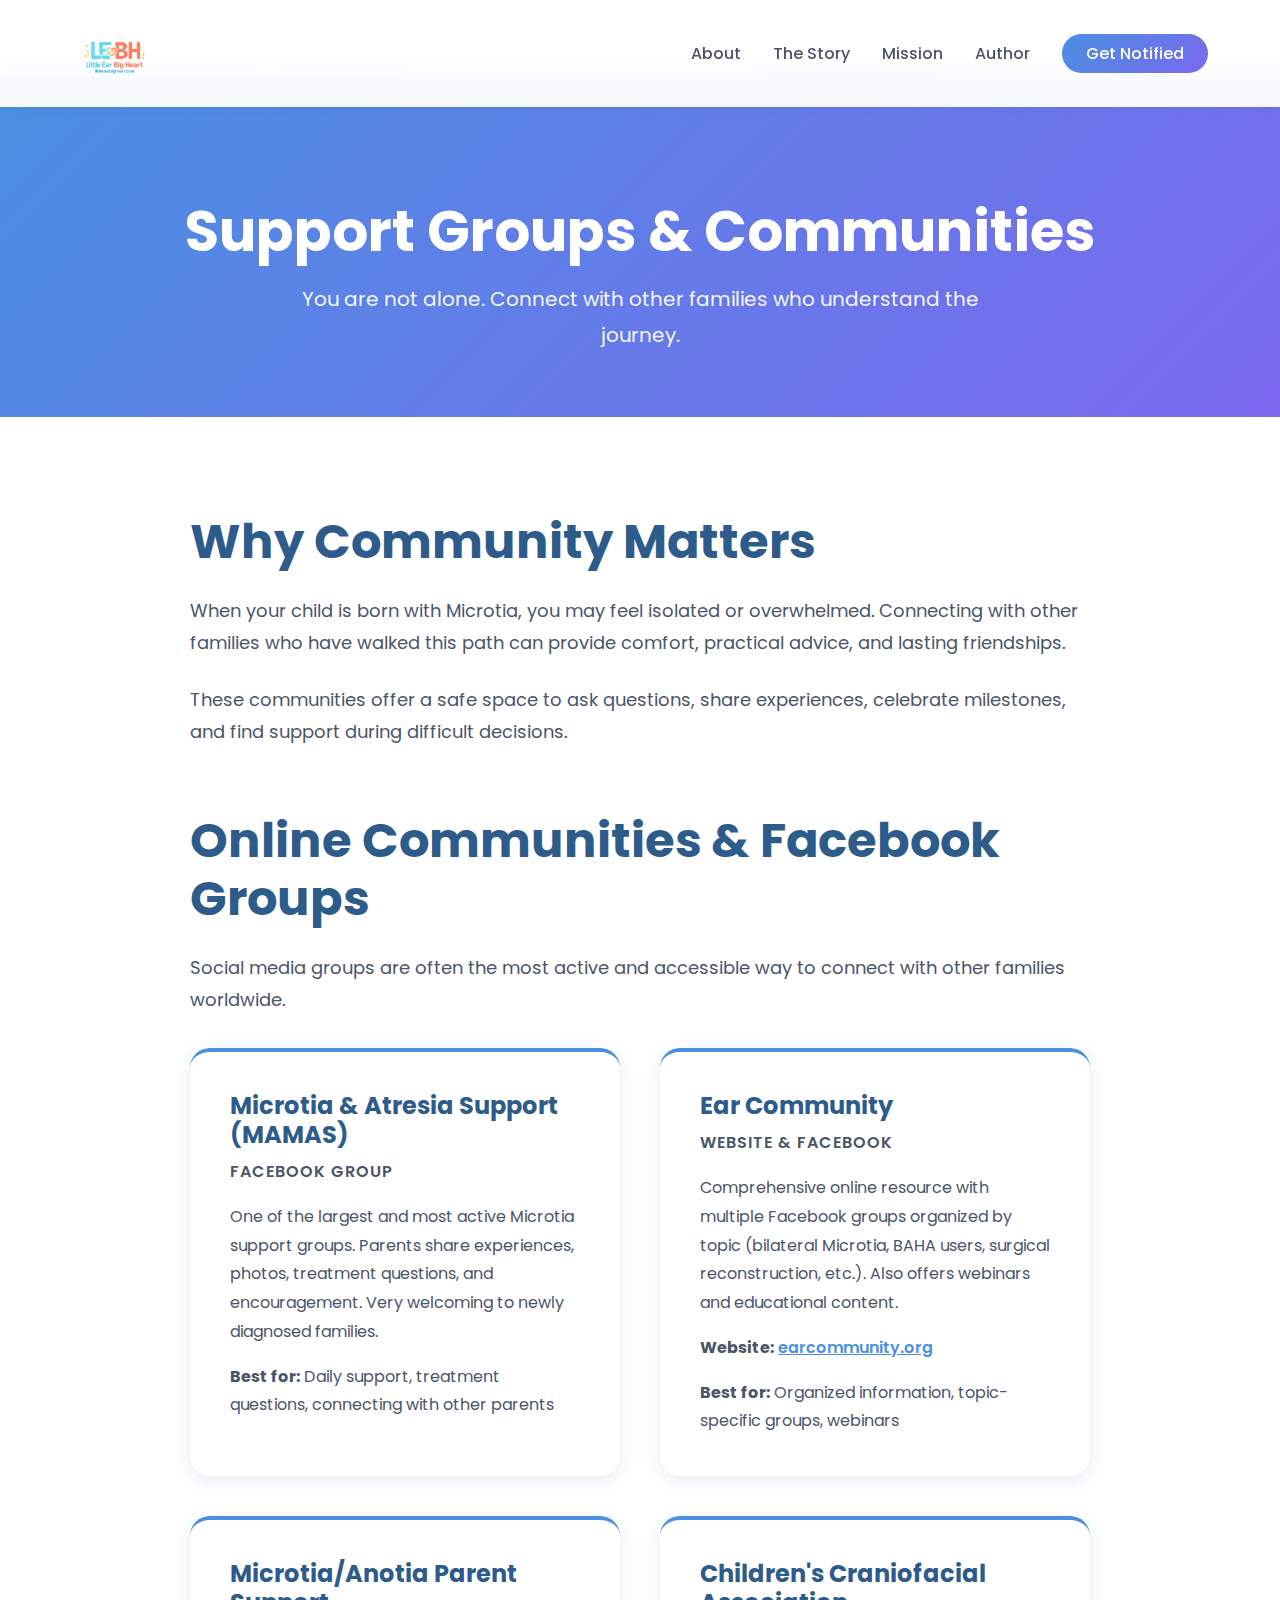
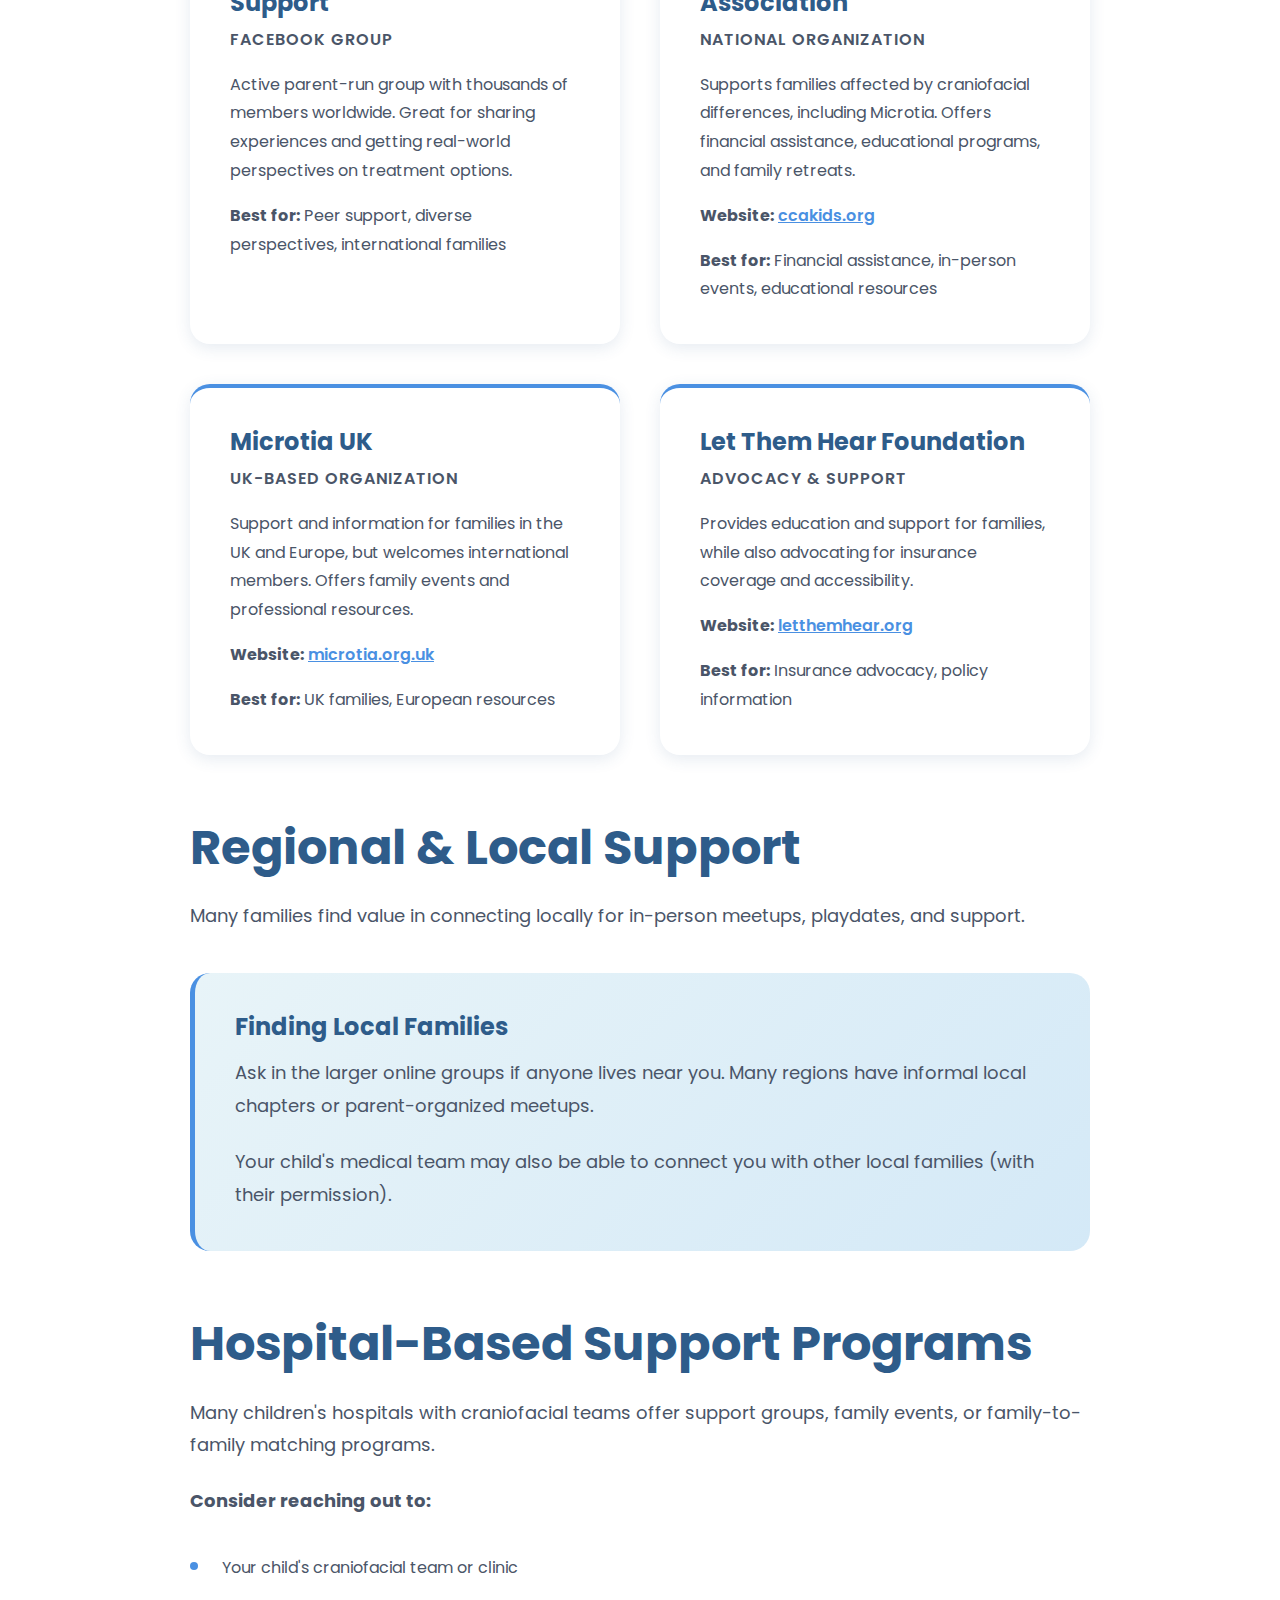
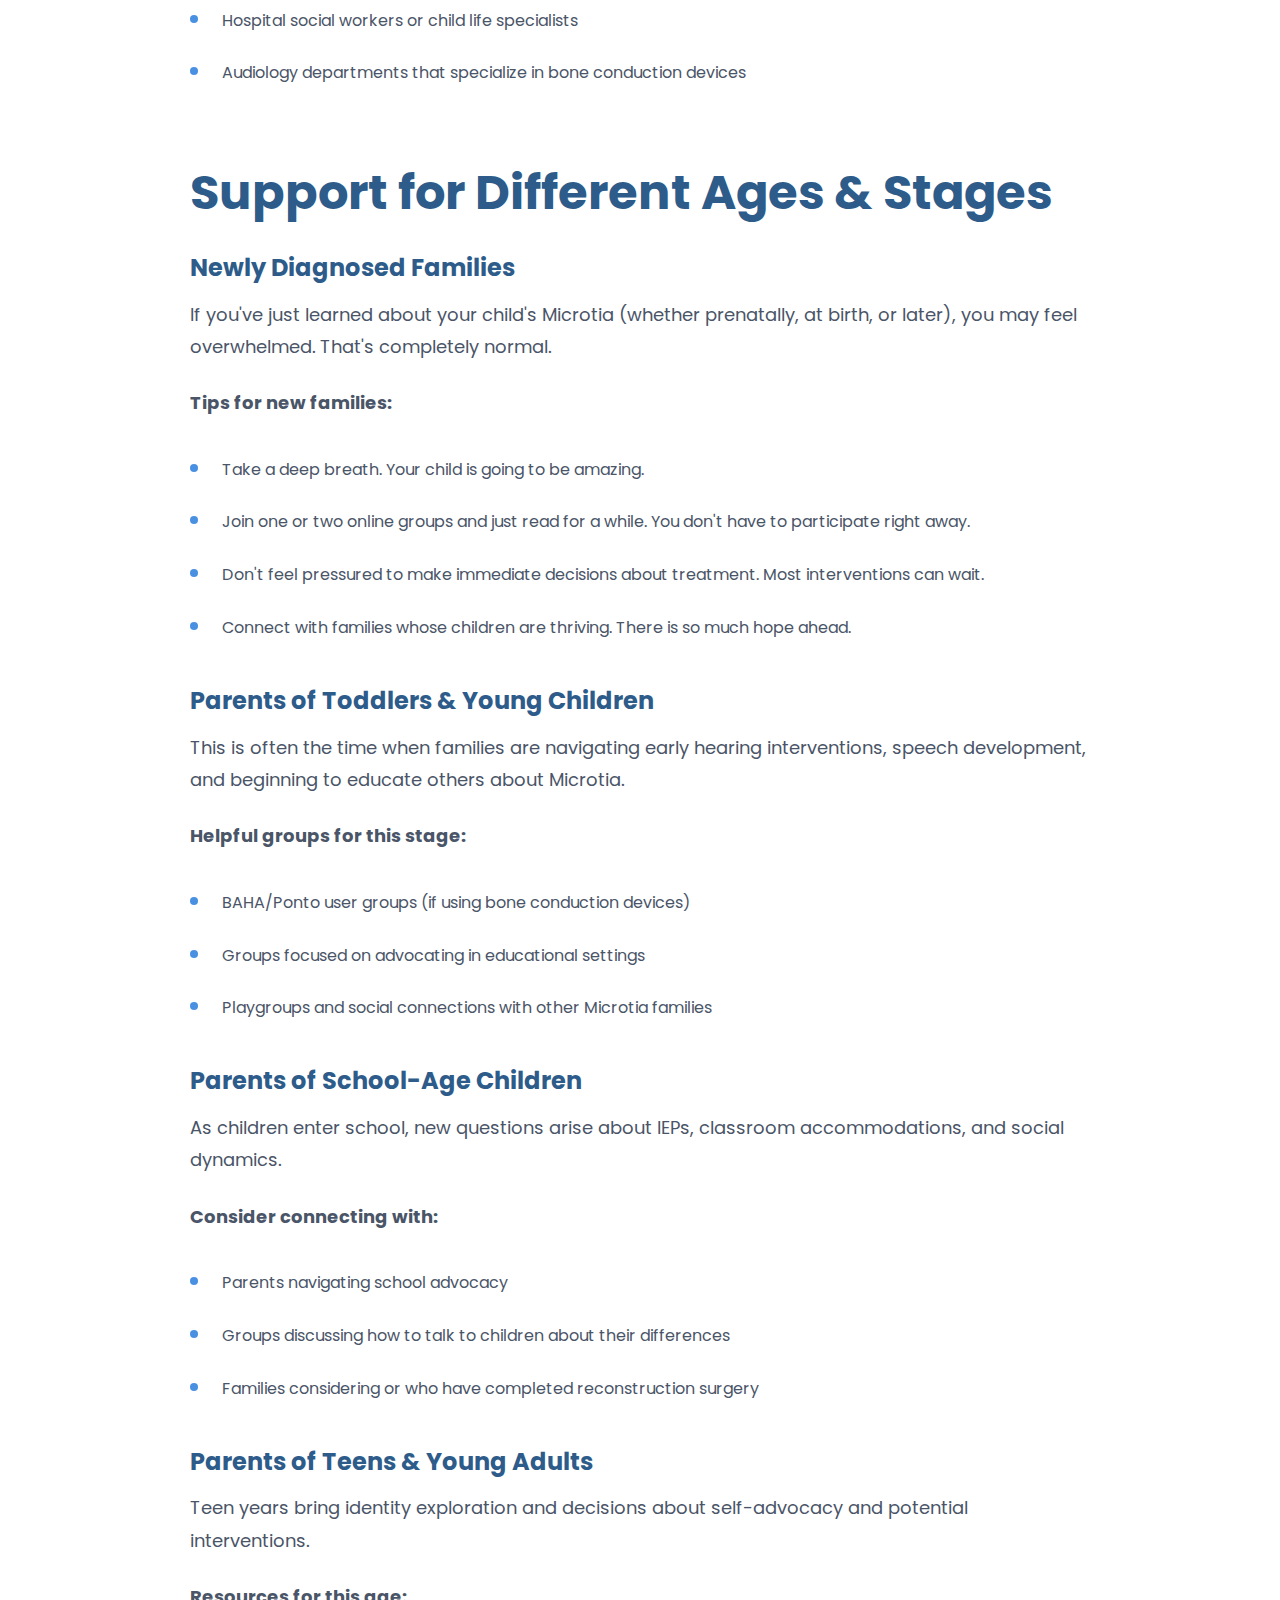
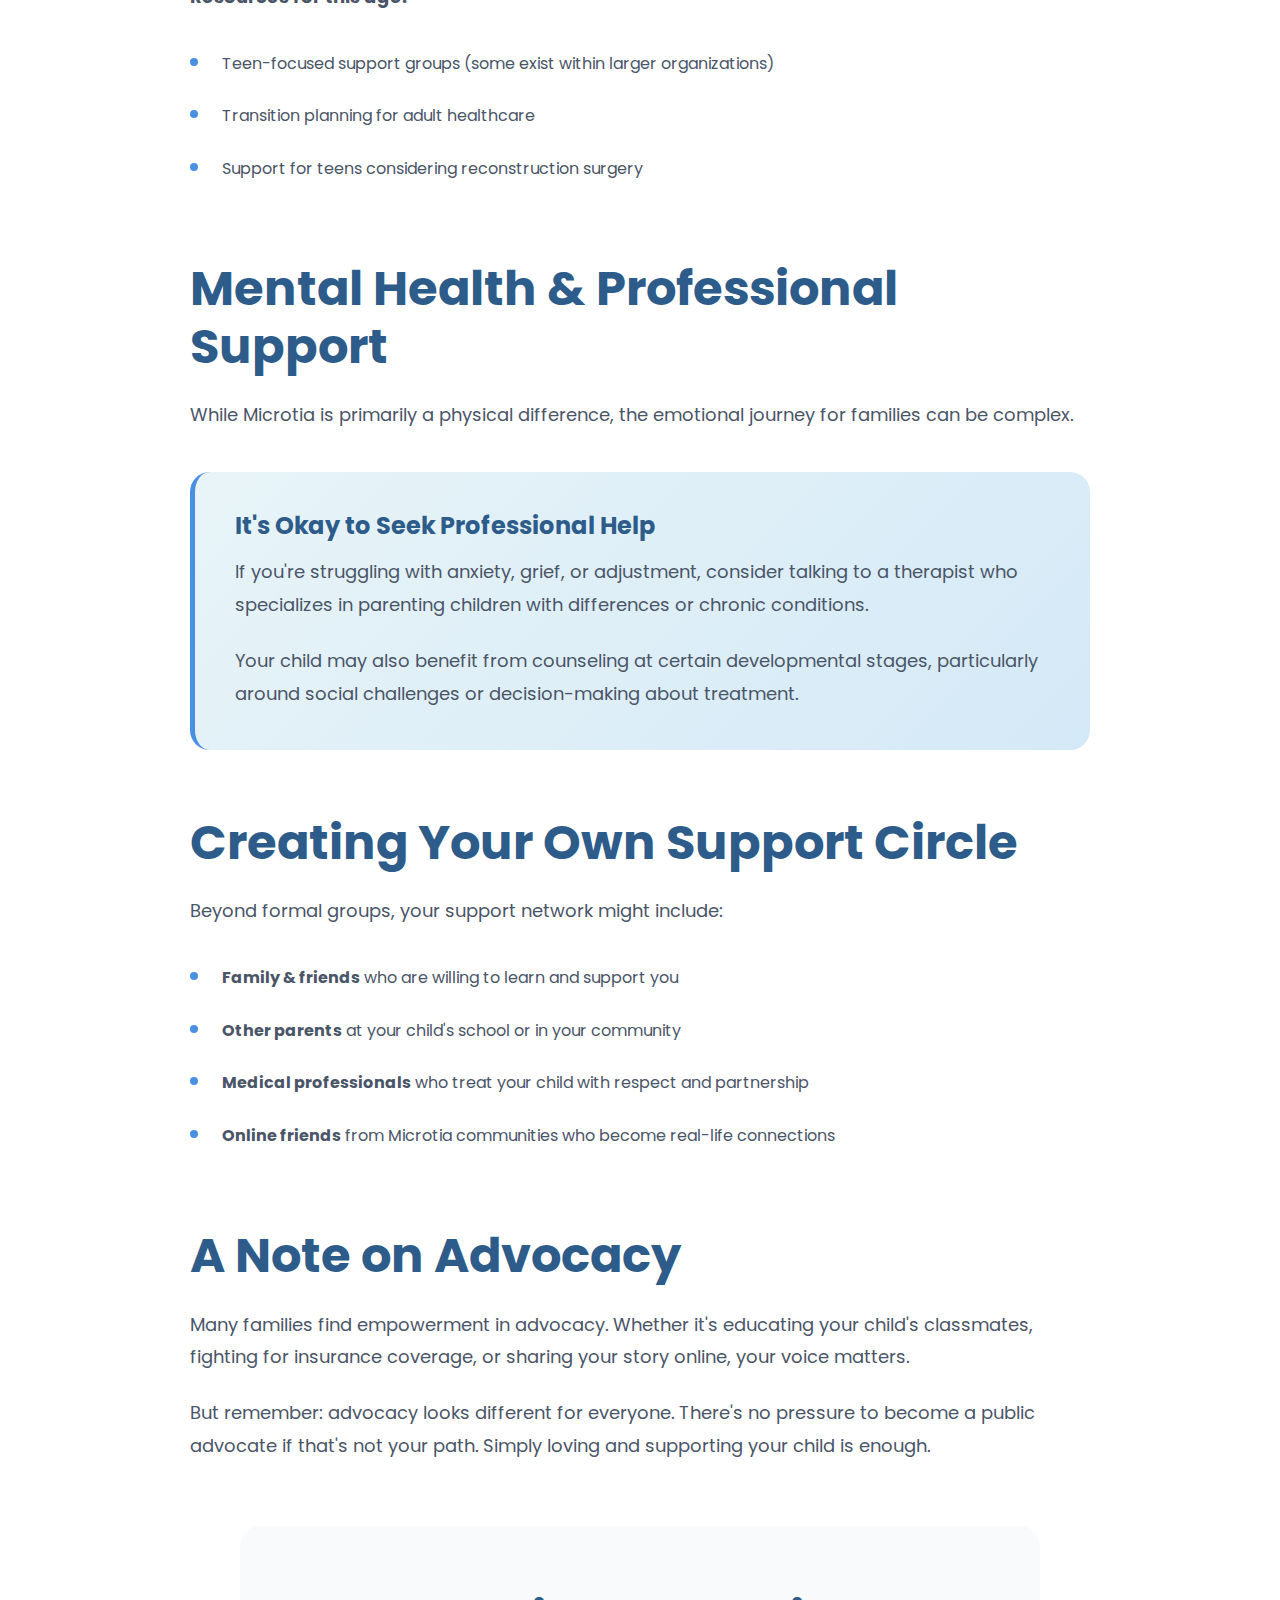
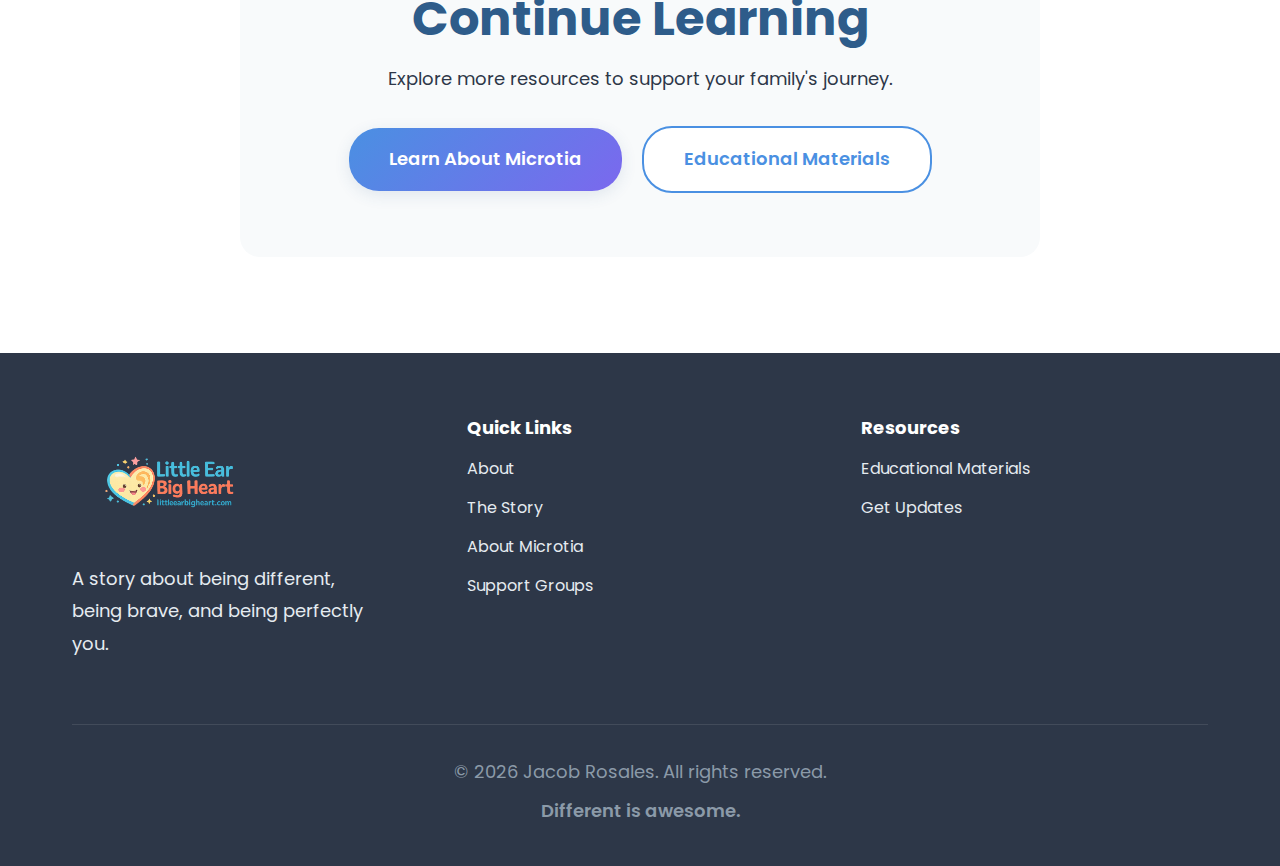
<file: support-groups.html>
<!DOCTYPE html>
<html lang="en">
<head>
    <meta charset="UTF-8">
    <meta name="viewport" content="width=device-width, initial-scale=1.0">
    <meta name="description" content="Support groups and communities for families affected by Microtia and aural atresia">
    <title>Support Groups & Communities | Little Ear, Big Heart</title>
    <link rel="stylesheet" href="css/main.css">
    <link rel="preconnect" href="https://fonts.googleapis.com">
    <link rel="preconnect" href="https://fonts.gstatic.com" crossorigin>
    <link href="https://fonts.googleapis.com/css2?family=Poppins:wght@300;400;600;700;800&family=Quicksand:wght@400;500;600;700&display=swap" rel="stylesheet">
</head>
<body>
    <!-- Navigation -->
    <nav class="navbar">
        <div class="container">
            <a href="index.html" class="nav-brand"><img src="images/logo-alternate.png" alt="Little Ear, Big Heart" class="nav-logo"></a>
            <ul class="nav-menu">
                <li><a href="index.html#about">About</a></li>
                <li><a href="index.html#story">The Story</a></li>
                <li><a href="index.html#mission">Mission</a></li>
                <li><a href="index.html#author">Author</a></li>
                <li><a href="index.html#notify" class="nav-cta">Get Notified</a></li>
            </ul>
            <button class="mobile-menu-toggle" aria-label="Toggle menu">
                <span></span>
                <span></span>
                <span></span>
            </button>
        </div>
    </nav>

    <!-- Page Header -->
    <section class="page-header">
        <div class="container">
            <h1>Support Groups & Communities</h1>
            <p class="lead">You are not alone. Connect with other families who understand the journey.</p>
        </div>
    </section>

    <!-- Main Content -->
    <section class="resource-content">
        <div class="container">
            <div class="content-section">
                <h2>Why Community Matters</h2>
                <p>When your child is born with Microtia, you may feel isolated or overwhelmed. Connecting with other families who have walked this path can provide comfort, practical advice, and lasting friendships.</p>
                <p>These communities offer a safe space to ask questions, share experiences, celebrate milestones, and find support during difficult decisions.</p>
            </div>

            <div class="content-section">
                <h2>Online Communities & Facebook Groups</h2>
                <p>Social media groups are often the most active and accessible way to connect with other families worldwide.</p>

                <div class="support-group-grid">
                    <div class="support-card">
                        <h3>Microtia & Atresia Support (MAMAS)</h3>
                        <p class="support-type">Facebook Group</p>
                        <p>One of the largest and most active Microtia support groups. Parents share experiences, photos, treatment questions, and encouragement. Very welcoming to newly diagnosed families.</p>
                        <p><strong>Best for:</strong> Daily support, treatment questions, connecting with other parents</p>
                    </div>

                    <div class="support-card">
                        <h3>Ear Community</h3>
                        <p class="support-type">Website & Facebook</p>
                        <p>Comprehensive online resource with multiple Facebook groups organized by topic (bilateral Microtia, BAHA users, surgical reconstruction, etc.). Also offers webinars and educational content.</p>
                        <p><strong>Website:</strong> <a href="https://earcommunity.org" target="_blank" rel="noopener noreferrer">earcommunity.org</a></p>
                        <p><strong>Best for:</strong> Organized information, topic-specific groups, webinars</p>
                    </div>

                    <div class="support-card">
                        <h3>Microtia/Anotia Parent Support</h3>
                        <p class="support-type">Facebook Group</p>
                        <p>Active parent-run group with thousands of members worldwide. Great for sharing experiences and getting real-world perspectives on treatment options.</p>
                        <p><strong>Best for:</strong> Peer support, diverse perspectives, international families</p>
                    </div>

                    <div class="support-card">
                        <h3>Children's Craniofacial Association</h3>
                        <p class="support-type">National Organization</p>
                        <p>Supports families affected by craniofacial differences, including Microtia. Offers financial assistance, educational programs, and family retreats.</p>
                        <p><strong>Website:</strong> <a href="https://ccakids.org" target="_blank" rel="noopener noreferrer">ccakids.org</a></p>
                        <p><strong>Best for:</strong> Financial assistance, in-person events, educational resources</p>
                    </div>

                    <div class="support-card">
                        <h3>Microtia UK</h3>
                        <p class="support-type">UK-Based Organization</p>
                        <p>Support and information for families in the UK and Europe, but welcomes international members. Offers family events and professional resources.</p>
                        <p><strong>Website:</strong> <a href="https://microtia.org.uk" target="_blank" rel="noopener noreferrer">microtia.org.uk</a></p>
                        <p><strong>Best for:</strong> UK families, European resources</p>
                    </div>

                    <div class="support-card">
                        <h3>Let Them Hear Foundation</h3>
                        <p class="support-type">Advocacy & Support</p>
                        <p>Provides education and support for families, while also advocating for insurance coverage and accessibility.</p>
                        <p><strong>Website:</strong> <a href="https://letthemhear.org" target="_blank" rel="noopener noreferrer">letthemhear.org</a></p>
                        <p><strong>Best for:</strong> Insurance advocacy, policy information</p>
                    </div>
                </div>
            </div>

            <div class="content-section">
                <h2>Regional & Local Support</h2>
                <p>Many families find value in connecting locally for in-person meetups, playdates, and support.</p>

                <div class="callout-box">
                    <h3>Finding Local Families</h3>
                    <p>Ask in the larger online groups if anyone lives near you. Many regions have informal local chapters or parent-organized meetups.</p>
                    <p>Your child's medical team may also be able to connect you with other local families (with their permission).</p>
                </div>
            </div>

            <div class="content-section">
                <h2>Hospital-Based Support Programs</h2>
                <p>Many children's hospitals with craniofacial teams offer support groups, family events, or family-to-family matching programs.</p>

                <p><strong>Consider reaching out to:</strong></p>
                <ul class="styled-list">
                    <li>Your child's craniofacial team or clinic</li>
                    <li>Hospital social workers or child life specialists</li>
                    <li>Audiology departments that specialize in bone conduction devices</li>
                </ul>
            </div>

            <div class="content-section">
                <h2>Support for Different Ages & Stages</h2>

                <h3>Newly Diagnosed Families</h3>
                <p>If you've just learned about your child's Microtia (whether prenatally, at birth, or later), you may feel overwhelmed. That's completely normal.</p>
                <p><strong>Tips for new families:</strong></p>
                <ul class="styled-list">
                    <li>Take a deep breath. Your child is going to be amazing.</li>
                    <li>Join one or two online groups and just read for a while. You don't have to participate right away.</li>
                    <li>Don't feel pressured to make immediate decisions about treatment. Most interventions can wait.</li>
                    <li>Connect with families whose children are thriving. There is so much hope ahead.</li>
                </ul>

                <h3>Parents of Toddlers & Young Children</h3>
                <p>This is often the time when families are navigating early hearing interventions, speech development, and beginning to educate others about Microtia.</p>
                <p><strong>Helpful groups for this stage:</strong></p>
                <ul class="styled-list">
                    <li>BAHA/Ponto user groups (if using bone conduction devices)</li>
                    <li>Groups focused on advocating in educational settings</li>
                    <li>Playgroups and social connections with other Microtia families</li>
                </ul>

                <h3>Parents of School-Age Children</h3>
                <p>As children enter school, new questions arise about IEPs, classroom accommodations, and social dynamics.</p>
                <p><strong>Consider connecting with:</strong></p>
                <ul class="styled-list">
                    <li>Parents navigating school advocacy</li>
                    <li>Groups discussing how to talk to children about their differences</li>
                    <li>Families considering or who have completed reconstruction surgery</li>
                </ul>

                <h3>Parents of Teens & Young Adults</h3>
                <p>Teen years bring identity exploration and decisions about self-advocacy and potential interventions.</p>
                <p><strong>Resources for this age:</strong></p>
                <ul class="styled-list">
                    <li>Teen-focused support groups (some exist within larger organizations)</li>
                    <li>Transition planning for adult healthcare</li>
                    <li>Support for teens considering reconstruction surgery</li>
                </ul>
            </div>

            <div class="content-section">
                <h2>Mental Health & Professional Support</h2>
                <p>While Microtia is primarily a physical difference, the emotional journey for families can be complex.</p>

                <div class="callout-box">
                    <h3>It's Okay to Seek Professional Help</h3>
                    <p>If you're struggling with anxiety, grief, or adjustment, consider talking to a therapist who specializes in parenting children with differences or chronic conditions.</p>
                    <p>Your child may also benefit from counseling at certain developmental stages, particularly around social challenges or decision-making about treatment.</p>
                </div>
            </div>

            <div class="content-section">
                <h2>Creating Your Own Support Circle</h2>
                <p>Beyond formal groups, your support network might include:</p>
                <ul class="styled-list">
                    <li><strong>Family & friends</strong> who are willing to learn and support you</li>
                    <li><strong>Other parents</strong> at your child's school or in your community</li>
                    <li><strong>Medical professionals</strong> who treat your child with respect and partnership</li>
                    <li><strong>Online friends</strong> from Microtia communities who become real-life connections</li>
                </ul>
            </div>

            <div class="content-section">
                <h2>A Note on Advocacy</h2>
                <p>Many families find empowerment in advocacy. Whether it's educating your child's classmates, fighting for insurance coverage, or sharing your story online, your voice matters.</p>
                <p>But remember: advocacy looks different for everyone. There's no pressure to become a public advocate if that's not your path. Simply loving and supporting your child is enough.</p>
            </div>

            <div class="cta-section">
                <h2>Continue Learning</h2>
                <p>Explore more resources to support your family's journey.</p>
                <a href="about-microtia.html" class="btn btn-primary">Learn About Microtia</a>
                <a href="educational-resources.html" class="btn btn-secondary">Educational Materials</a>
            </div>
        </div>
    </section>

    <!-- Footer -->
    <footer class="footer">
        <div class="container">
            <div class="footer-content">
                <div class="footer-section footer-brand">
                    <img src="images/logo-main.png" alt="Little Ear, Big Heart" class="footer-logo">
                    <p>A story about being different, being brave, and being perfectly you.</p>
                </div>
                <div class="footer-section footer-brand">
                    <h4>Quick Links</h4>
                    <ul>
                        <li><a href="index.html#about">About</a></li>
                        <li><a href="index.html#story">The Story</a></li>
                        <li><a href="about-microtia.html">About Microtia</a></li>
                        <li><a href="support-groups.html">Support Groups</a></li>
                    </ul>
                </div>
                <div class="footer-section footer-brand">
                    <h4>Resources</h4>
                    <ul>
                        <li><a href="educational-resources.html">Educational Materials</a></li>
                        <li><a href="index.html#notify">Get Updates</a></li>
                    </ul>
                </div>
            </div>
            <div class="footer-bottom">
                <p>&copy; 2026 Jacob Rosales. All rights reserved.</p>
                <p class="footer-tagline">Different is awesome.</p>
            </div>
        </div>
    </footer>

    <script src="js/main.js"></script>
</body>
</html>
</file>
<file: css/main.css>
/* ================================
   CSS RESET & BASE STYLES
   ================================ */
* {
    margin: 0;
    padding: 0;
    box-sizing: border-box;
}

:root {
    /* Cool & Calm Color Palette */
    --primary-blue: #4A90E2;
    --deep-blue: #2E5C8A;
    --teal: #50C9C3;
    --purple: #7B68EE;
    --light-purple: #B8A9E8;
    --sky-blue: #E8F4F8;
    --soft-blue: #D4E9F7;

    /* Neutrals */
    --white: #FFFFFF;
    --off-white: #F8FAFB;
    --light-gray: #E5EBF0;
    --gray: #8B9AA8;
    --dark-gray: #4A5568;
    --charcoal: #2D3748;

    /* Semantic Colors */
    --success: #48BB78;
    --warning: #ED8936;

    /* Typography */
    --font-primary: 'Poppins', sans-serif;
    --font-secondary: 'Quicksand', sans-serif;

    /* Spacing */
    --spacing-xs: 0.5rem;
    --spacing-sm: 1rem;
    --spacing-md: 2rem;
    --spacing-lg: 4rem;
    --spacing-xl: 6rem;

    /* Transitions */
    --transition-fast: 0.2s ease;
    --transition-normal: 0.3s ease;
    --transition-slow: 0.5s ease;

    /* Borders */
    --radius-sm: 8px;
    --radius-md: 12px;
    --radius-lg: 20px;
    --radius-xl: 30px;

    /* Shadows */
    --shadow-sm: 0 2px 8px rgba(46, 92, 138, 0.08);
    --shadow-md: 0 4px 16px rgba(46, 92, 138, 0.12);
    --shadow-lg: 0 8px 32px rgba(46, 92, 138, 0.16);
    --shadow-xl: 0 16px 48px rgba(46, 92, 138, 0.2);
}

html {
    scroll-behavior: smooth;
}

body {
    font-family: var(--font-primary);
    color: var(--charcoal);
    line-height: 1.7;
    background: var(--white);
    overflow-x: hidden;
    position: relative;
}

body::before {
    content: '';
    position: fixed;
    top: 0;
    left: 0;
    width: 100%;
    height: 100%;
    background-image: url('../images/logo-alternate.png');
    background-size: 180px 120px;
    background-repeat: repeat;
    opacity: 0.025;
    pointer-events: none;
    z-index: -1;
}

.container {
    max-width: 1200px;
    margin: 0 auto;
    padding: 0 var(--spacing-md);
}

h1, h2, h3, h4, h5, h6 {
    font-weight: 700;
    line-height: 1.2;
    color: var(--deep-blue);
}

h1 { font-size: clamp(2.5rem, 5vw, 4rem); }
h2 { font-size: clamp(2rem, 4vw, 3rem); }
h3 { font-size: clamp(1.5rem, 3vw, 2rem); }
h4 { font-size: 1.5rem; }

p {
    margin-bottom: 1rem;
    font-size: 1.125rem;
}

a {
    text-decoration: none;
    color: inherit;
    transition: var(--transition-fast);
}

ul {
    list-style: none;
}

img {
    max-width: 100%;
    height: auto;
    display: block;
}

/* ================================
   BUTTONS
   ================================ */
.btn {
    display: inline-block;
    padding: 1rem 2.5rem;
    border-radius: var(--radius-xl);
    font-weight: 600;
    font-size: 1.125rem;
    cursor: pointer;
    border: none;
    transition: all var(--transition-normal);
    text-align: center;
    font-family: var(--font-primary);
}

.btn-primary {
    background: linear-gradient(135deg, var(--primary-blue), var(--purple));
    color: var(--white);
    box-shadow: var(--shadow-md);
}

.btn-primary:hover {
    transform: translateY(-2px);
    box-shadow: var(--shadow-lg);
}

.btn-secondary {
    background: var(--white);
    color: var(--primary-blue);
    border: 2px solid var(--primary-blue);
}

.btn-secondary:hover {
    background: var(--sky-blue);
    transform: translateY(-2px);
}

.btn-outline {
    background: transparent;
    color: var(--primary-blue);
    border: 2px solid var(--primary-blue);
    padding: 0.75rem 2rem;
    font-size: 1rem;
}

.btn-outline:hover {
    background: var(--primary-blue);
    color: var(--white);
}

/* ================================
   NAVIGATION
   ================================ */
.navbar {
    position: fixed;
    top: 0;
    left: 0;
    right: 0;
    background: rgba(255, 255, 255, 0.95);
    backdrop-filter: blur(10px);
    box-shadow: var(--shadow-sm);
    z-index: 1000;
    transition: var(--transition-normal);
}

.navbar .container {
    display: flex;
    justify-content: space-between;
    align-items: center;
    padding: 1rem var(--spacing-md);
}

.nav-brand {
    display: flex;
    align-items: center;
    text-decoration: none;
}

.nav-logo {
    height: 75px;
    width: auto;
    transition: var(--transition-fast);
}

.nav-logo:hover {
    transform: scale(1.05);
}

.nav-menu {
    display: flex;
    gap: 2rem;
    align-items: center;
}

.nav-menu a {
    font-weight: 500;
    color: var(--dark-gray);
    position: relative;
}

.nav-menu a::after {
    content: '';
    position: absolute;
    bottom: -5px;
    left: 0;
    width: 0;
    height: 2px;
    background: var(--primary-blue);
    transition: width var(--transition-normal);
}

.nav-menu a:hover::after {
    width: 100%;
}

.nav-cta {
    background: linear-gradient(135deg, var(--primary-blue), var(--purple));
    color: var(--white) !important;
    padding: 0.5rem 1.5rem;
    border-radius: var(--radius-xl);
}

.nav-cta::after {
    display: none;
}

.language-switcher {
    position: relative;
}

.language-switcher button {
    display: flex;
    align-items: center;
    gap: 0.5rem;
    background: none;
    border: none;
    color: var(--dark-gray);
    cursor: pointer;
    font-family: var(--font-primary);
    font-weight: 500;
    font-size: 1rem;
    padding: 0.5rem;
    transition: var(--transition-fast);
}

.language-switcher button:hover {
    color: var(--primary-blue);
}

.language-switcher svg {
    width: 20px;
    height: 20px;
}

.language-switcher #currentLang {
    font-weight: 600;
}

.language-dropdown {
    position: absolute;
    top: 100%;
    right: 0;
    background: var(--white);
    border-radius: var(--radius-md);
    box-shadow: var(--shadow-lg);
    min-width: 150px;
    opacity: 0;
    visibility: hidden;
    transform: translateY(-10px);
    transition: all var(--transition-normal);
    z-index: 1000;
    margin-top: 0.5rem;
}

.language-dropdown.show {
    opacity: 1;
    visibility: visible;
    transform: translateY(0);
}

.language-dropdown a {
    display: block;
    padding: 0.75rem 1.25rem;
    color: var(--dark-gray);
    text-decoration: none;
    transition: var(--transition-fast);
    font-weight: 500;
}

.language-dropdown a:first-child {
    border-radius: var(--radius-md) var(--radius-md) 0 0;
}

.language-dropdown a:last-child {
    border-radius: 0 0 var(--radius-md) var(--radius-md);
}

.language-dropdown a:hover {
    background: var(--sky-blue);
    color: var(--primary-blue);
}

.mobile-menu-toggle {
    display: none;
    flex-direction: column;
    gap: 5px;
    background: none;
    border: none;
    cursor: pointer;
}

.mobile-menu-toggle span {
    width: 25px;
    height: 3px;
    background: var(--primary-blue);
    border-radius: 3px;
    transition: var(--transition-normal);
}

/* ================================
   HERO SECTION
   ================================ */
.hero {
    position: relative;
    background: linear-gradient(135deg, var(--sky-blue) 0%, var(--soft-blue) 100%);
    padding: 10rem var(--spacing-md) 8rem;
    margin-top: 70px;
    overflow: hidden;
}

.hero::before {
    content: '';
    position: absolute;
    top: 0;
    left: 0;
    right: 0;
    bottom: 0;
    background: url('data:image/svg+xml,<svg width="100" height="100" xmlns="http://www.w3.org/2000/svg"><circle cx="50" cy="50" r="2" fill="%234A90E2" opacity="0.1"/></svg>');
    opacity: 0.3;
}

.hero::after {
    content: '';
    position: absolute;
    top: 10%;
    right: 5%;
    width: 300px;
    height: 200px;
    background: url('../images/logo-alternate.png') no-repeat center;
    background-size: contain;
    opacity: 0.08;
    transform: rotate(15deg);
    pointer-events: none;
}

.hero-content {
    max-width: 800px;
    margin: 0 auto;
    text-align: center;
    position: relative;
    z-index: 1;
}

.badge {
    display: inline-block;
    background: linear-gradient(135deg, var(--teal), var(--primary-blue));
    color: var(--white);
    padding: 0.5rem 1.5rem;
    border-radius: var(--radius-xl);
    font-size: 0.9rem;
    font-weight: 600;
    margin-bottom: 1rem;
    animation: pulse 2s infinite;
}

@keyframes pulse {
    0%, 100% { transform: scale(1); }
    50% { transform: scale(1.05); }
}

.hero-logo {
    max-width: 600px;
    width: 100%;
    height: auto;
    margin: 1.5rem auto 2rem;
    display: block;
    animation: logoEntrance 1s ease-out, logoFloat 3s ease-in-out 1s infinite;
    filter: drop-shadow(0 10px 30px rgba(74, 144, 226, 0.15));
    transition: transform 0.3s ease;
}

.hero-logo:hover {
    transform: scale(1.05);
    filter: drop-shadow(0 15px 40px rgba(74, 144, 226, 0.25));
}

@keyframes logoEntrance {
    0% {
        opacity: 0;
        transform: translateY(-30px) scale(0.9);
    }
    100% {
        opacity: 1;
        transform: translateY(0) scale(1);
    }
}

@keyframes logoFloat {
    0%, 100% {
        transform: translateY(0px);
    }
    50% {
        transform: translateY(-10px);
    }
}

.hero-logo-wrapper {
    position: relative;
    display: inline-block;
    margin: 1.5rem auto 2rem;
}

.sparkle {
    position: absolute;
    width: 8px;
    height: 8px;
    background: linear-gradient(135deg, var(--teal), var(--primary-blue));
    border-radius: 50%;
    opacity: 0;
    animation: sparkleFloat 3s ease-in-out infinite;
    box-shadow: 0 0 12px rgba(74, 144, 226, 0.6), 0 0 20px rgba(80, 201, 195, 0.4);
}

.sparkle::before,
.sparkle::after {
    content: '';
    position: absolute;
    background: white;
    border-radius: 50%;
}

.sparkle::before {
    width: 3px;
    height: 3px;
    top: 50%;
    left: 50%;
    transform: translate(-50%, -50%);
}

.sparkle::after {
    width: 1px;
    height: 1px;
    top: 20%;
    left: 20%;
}

.sparkle-1 {
    top: 10%;
    left: -5%;
    animation-delay: 0s;
}

.sparkle-2 {
    top: 15%;
    right: -5%;
    animation-delay: 0.7s;
}

.sparkle-3 {
    bottom: 20%;
    left: -3%;
    animation-delay: 1.4s;
}

.sparkle-4 {
    bottom: 15%;
    right: -3%;
    animation-delay: 2.1s;
}

@keyframes sparkleFloat {
    0%, 100% {
        opacity: 0;
        transform: translateY(0) scale(0.5);
    }
    50% {
        opacity: 1;
        transform: translateY(-20px) scale(1);
    }
}

.hero h1 {
    margin-bottom: 1rem;
}

.highlight {
    background: linear-gradient(135deg, var(--primary-blue), var(--purple));
    -webkit-background-clip: text;
    -webkit-text-fill-color: transparent;
    background-clip: text;
}

.subtitle {
    font-size: 1.5rem;
    color: var(--deep-blue);
    font-weight: 600;
    margin-bottom: 1rem;
}

.hero-description {
    font-size: 1.125rem;
    color: var(--dark-gray);
    margin-bottom: 2rem;
    line-height: 1.8;
}

.hero-buttons {
    display: flex;
    gap: 1rem;
    flex-wrap: wrap;
}

.hero-visual {
    position: relative;
    height: 500px;
}

.book-showcase {
    width: 100%;
    height: 100%;
    background: linear-gradient(135deg, var(--primary-blue), var(--purple));
    border-radius: var(--radius-lg);
    box-shadow: var(--shadow-xl);
    position: relative;
    overflow: hidden;
    display: flex;
    align-items: center;
    justify-content: center;
}

.book-showcase::before {
    content: '📚';
    font-size: 8rem;
    opacity: 0.2;
}

.floating-heart {
    position: absolute;
    width: 40px;
    height: 40px;
    background: var(--white);
    opacity: 0.2;
    clip-path: path('M12 21.35l-1.45-1.32C5.4 15.36 2 12.28 2 8.5 2 5.42 4.42 3 7.5 3c1.74 0 3.41.81 4.5 2.09C13.09 3.81 14.76 3 16.5 3 19.58 3 22 5.42 22 8.5c0 3.78-3.4 6.86-8.55 11.54L12 21.35z');
    animation: float 3s infinite ease-in-out;
}

.floating-heart:nth-child(1) {
    top: 20%;
    left: 10%;
    animation-delay: 0s;
}

.floating-heart:nth-child(2) {
    top: 60%;
    right: 15%;
    animation-delay: 1s;
}

.floating-heart:nth-child(3) {
    bottom: 20%;
    left: 20%;
    animation-delay: 2s;
}

@keyframes float {
    0%, 100% { transform: translateY(0px); }
    50% { transform: translateY(-20px); }
}

.hero-wave {
    position: absolute;
    bottom: 0;
    left: 0;
    width: 100%;
    height: 100px;
    background: var(--white);
    clip-path: polygon(0 50%, 100% 0, 100% 100%, 0 100%);
}

/* ================================
   SECTION HEADERS
   ================================ */
.section-header {
    text-align: center;
    margin-bottom: var(--spacing-lg);
}

.section-header h2 {
    margin-bottom: 1rem;
}

.underline {
    width: 80px;
    height: 4px;
    background: linear-gradient(135deg, var(--primary-blue), var(--purple));
    margin: 0 auto 1.5rem;
    border-radius: 2px;
}

.section-description {
    font-size: 1.25rem;
    color: var(--gray);
    max-width: 700px;
    margin: 0 auto;
}

/* ================================
   MISSION SECTION
   ================================ */
.mission {
    position: relative;
    padding: var(--spacing-xl) var(--spacing-md);
    background: var(--white);
    overflow: hidden;
}

.mission::before {
    content: '';
    position: absolute;
    bottom: 10%;
    left: 5%;
    width: 250px;
    height: 167px;
    background: url('../images/logo-alternate.png') no-repeat center;
    background-size: contain;
    opacity: 0.06;
    transform: rotate(-12deg);
    pointer-events: none;
}

.mission-content {
    position: relative;
    display: grid;
    grid-template-columns: repeat(auto-fit, minmax(300px, 1fr));
    gap: 3rem;
    margin-top: var(--spacing-lg);
    z-index: 1;
}

.mission-card {
    background: var(--off-white);
    padding: 2.5rem;
    border-radius: var(--radius-lg);
    text-align: center;
    transition: var(--transition-normal);
    border: 2px solid transparent;
}

.mission-card:hover {
    transform: translateY(-10px);
    box-shadow: var(--shadow-lg);
    border-color: var(--primary-blue);
}

.mission-card .icon-svg {
    width: 60px;
    height: 60px;
    margin: 0 auto 1.5rem;
    color: var(--primary-blue);
}

.mission-card .icon-svg svg {
    width: 100%;
    height: 100%;
    stroke-width: 2;
}

.mission-card h3 {
    margin-bottom: 1rem;
    color: var(--deep-blue);
}

.mission-card p {
    color: var(--dark-gray);
    line-height: 1.8;
}

/* ================================
   BOOK EVOLUTION SECTION
   ================================ */
.book-evolution {
    position: relative;
    padding: var(--spacing-xl) var(--spacing-md);
    background: linear-gradient(180deg, var(--white) 0%, var(--sky-blue) 100%);
    overflow: hidden;
}

.book-evolution::after {
    content: '';
    position: absolute;
    top: 50%;
    right: 50%;
    width: 280px;
    height: 187px;
    background: url('../images/logo-alternate.png') no-repeat center;
    background-size: contain;
    opacity: 0.05;
    transform: translate(50%, -50%);
    pointer-events: none;
    z-index: 0;
}

.edition-comparison {
    position: relative;
    display: grid;
    grid-template-columns: 1fr 1fr;
    gap: 4rem;
    align-items: start;
    max-width: 1000px;
    margin: 0 auto;
    z-index: 1;
}

.edition {
    text-align: center;
}

.edition-label {
    display: inline-block;
    background: var(--primary-blue);
    color: var(--white);
    padding: 0.5rem 1.5rem;
    border-radius: var(--radius-xl);
    font-weight: 600;
    margin-bottom: 2rem;
    font-size: 0.9rem;
}

.book-cover-wrapper {
    background: var(--white);
    padding: 1.5rem;
    border-radius: var(--radius-md);
    box-shadow: var(--shadow-lg);
    margin-bottom: 2rem;
    min-height: 400px;
    display: flex;
    align-items: center;
    justify-content: center;
}

.book-cover {
    max-height: 400px;
    width: auto;
    border-radius: var(--radius-sm);
    box-shadow: var(--shadow-md);
}

.book-cover-wrapper.placeholder {
    background: linear-gradient(135deg, var(--soft-blue), var(--light-purple));
    border: 3px dashed var(--primary-blue);
}

.placeholder-cover {
    display: flex;
    align-items: center;
    justify-content: center;
    width: 100%;
    height: 100%;
}

.placeholder-text {
    font-size: 1.5rem;
    font-weight: 700;
    color: var(--deep-blue);
    text-align: center;
    line-height: 1.5;
}

.edition-details h3 {
    margin-bottom: 1rem;
    color: var(--deep-blue);
}

.edition-details p {
    color: var(--dark-gray);
    margin-bottom: 1.5rem;
}

.new-features {
    list-style: none;
    text-align: left;
    display: inline-block;
}

.new-features li {
    padding: 0.5rem 0 0.5rem 1.5rem;
    color: var(--dark-gray);
    font-size: 1.125rem;
    position: relative;
}

.new-features li::before {
    content: '';
    position: absolute;
    left: 0;
    top: 1rem;
    width: 6px;
    height: 6px;
    background: var(--primary-blue);
    border-radius: 50%;
}

.edition-arrow {
    color: var(--primary-blue);
    font-size: 3rem;
    margin-top: 200px;
}

.edition-arrow svg {
    width: 60px;
    height: 60px;
}

/* ================================
   STORY PREVIEW SECTION
   ================================ */
.story-preview {
    padding: var(--spacing-xl) var(--spacing-md);
    background: var(--white);
}

.story-acts {
    display: grid;
    grid-template-columns: repeat(auto-fit, minmax(280px, 1fr));
    gap: 3rem;
    margin-bottom: 4rem;
}

.act {
    background: var(--off-white);
    padding: 2.5rem;
    border-radius: var(--radius-lg);
    border-top: 5px solid var(--primary-blue);
    transition: var(--transition-normal);
    text-align: center;
}

.act:hover {
    transform: translateY(-5px);
    box-shadow: var(--shadow-lg);
}

.act:nth-child(2) {
    border-top-color: var(--teal);
}

.act:nth-child(2) .act-icon {
    color: var(--teal);
}

.act:nth-child(3) {
    border-top-color: var(--purple);
}

.act:nth-child(3) .act-icon {
    color: var(--purple);
}

.act-icon {
    width: 50px;
    height: 50px;
    margin: 0 auto 1.5rem;
    color: var(--primary-blue);
    display: flex;
    align-items: center;
    justify-content: center;
}

.act-icon svg {
    width: 100%;
    height: 100%;
    stroke-width: 2;
}

.act h3 {
    margin-bottom: 1rem;
    color: var(--deep-blue);
}

.act p {
    color: var(--dark-gray);
    line-height: 1.8;
}

.story-quote {
    text-align: center;
    padding: 3rem;
    background: linear-gradient(135deg, var(--primary-blue), var(--purple));
    border-radius: var(--radius-lg);
    box-shadow: var(--shadow-lg);
}

.story-quote blockquote {
    border: none;
}

.story-quote p {
    font-size: 2rem;
    font-weight: 700;
    color: var(--white);
    line-height: 1.5;
    margin: 0;
    font-family: var(--font-secondary);
}

/* ================================
   ABOUT MICROTIA SECTION
   ================================ */
.about-microtia {
    padding: var(--spacing-xl) var(--spacing-md);
    background: linear-gradient(135deg, var(--sky-blue), var(--soft-blue));
}

.microtia-content {
    display: grid;
    grid-template-columns: 1.5fr 1fr;
    gap: 4rem;
    align-items: center;
}

.microtia-text h2 {
    margin-bottom: 1rem;
}

.microtia-text p {
    color: var(--dark-gray);
    margin-bottom: 1.5rem;
    font-size: 1.125rem;
    line-height: 1.8;
}

.info-card {
    background: var(--white);
    padding: 2.5rem;
    border-radius: var(--radius-lg);
    box-shadow: var(--shadow-lg);
    text-align: center;
}

.info-card h4 {
    color: var(--deep-blue);
    margin-bottom: 1rem;
}

.info-card p {
    color: var(--gray);
    margin-bottom: 2rem;
}

/* ================================
   AUTHOR SECTION
   ================================ */
.author {
    padding: var(--spacing-xl) var(--spacing-md);
    background: var(--white);
}

.author-content {
    display: grid;
    grid-template-columns: 1fr 2fr;
    gap: 4rem;
    align-items: center;
    max-width: 1000px;
    margin: 0 auto;
}

.author-image {
    position: relative;
}

.family-photo {
    width: 100%;
    max-width: 400px;
    height: auto;
    border-radius: var(--radius-lg);
    box-shadow: var(--shadow-xl);
    margin: 0 auto;
    display: block;
}

.author-text h2 {
    margin-bottom: 1rem;
}

.author-bio {
    font-size: 1.25rem;
    color: var(--deep-blue);
    font-weight: 600;
    margin-bottom: 1.5rem;
}

.author-text p {
    color: var(--dark-gray);
    line-height: 1.8;
    margin-bottom: 1.5rem;
}

.author-dedication {
    font-style: italic;
    color: var(--primary-blue);
    font-size: 1.25rem;
    font-weight: 600;
    padding: 1.5rem;
    background: var(--sky-blue);
    border-left: 4px solid var(--primary-blue);
    border-radius: var(--radius-sm);
    margin-top: 2rem;
}

/* ================================
   VIDEO MOMENT SECTION
   ================================ */
.video-moment {
    padding: var(--spacing-xl) var(--spacing-md);
    background: linear-gradient(135deg, var(--white) 0%, var(--sky-blue) 100%);
}

.video-content {
    display: grid;
    grid-template-columns: 1fr 1fr;
    gap: 4rem;
    align-items: center;
    max-width: 1200px;
    margin: 0 auto;
}

.video-text h2 {
    margin-bottom: 2rem;
}

.video-subsection {
    margin-bottom: 2.5rem;
}

.video-subsection h3 {
    font-size: 1.5rem;
    color: var(--deep-blue);
    margin-bottom: 1rem;
    font-weight: 700;
}

.video-subsection p {
    color: var(--dark-gray);
    line-height: 1.8;
    margin-bottom: 1rem;
    font-size: 1.125rem;
}

.video-subsection p:last-child {
    margin-bottom: 0;
}

.video-stats {
    display: flex;
    gap: 3rem;
    margin-top: 2.5rem;
}

.stat {
    display: flex;
    flex-direction: column;
    gap: 0.5rem;
}

.stat-number {
    font-size: 2rem;
    font-weight: 700;
    background: linear-gradient(135deg, var(--primary-blue), var(--purple));
    -webkit-background-clip: text;
    -webkit-text-fill-color: transparent;
    background-clip: text;
    line-height: 1.2;
}

.stat-label {
    font-size: 0.9rem;
    color: var(--gray);
    text-transform: uppercase;
    letter-spacing: 1px;
    font-weight: 600;
}

.video-embed {
    display: flex;
    justify-content: center;
    align-items: center;
}

.video-embed blockquote {
    margin: 0;
}

/* ================================
   NELLIE'S GALLERY SECTION
   ================================ */
.nellie-gallery {
    padding: var(--spacing-xl) var(--spacing-md);
    background: var(--off-white);
}

.gallery-grid {
    display: grid;
    grid-template-columns: repeat(auto-fit, minmax(400px, 1fr));
    gap: 3rem;
    margin-top: var(--spacing-lg);
}

.gallery-item {
    background: var(--white);
    border-radius: var(--radius-lg);
    overflow: hidden;
    box-shadow: var(--shadow-md);
    transition: var(--transition-normal);
}

.gallery-item:hover {
    transform: translateY(-5px);
    box-shadow: var(--shadow-xl);
}

.gallery-item img {
    width: 100%;
    height: auto;
    display: block;
}

.gallery-caption {
    padding: 2rem;
}

.gallery-caption h4 {
    color: var(--deep-blue);
    margin-bottom: 0.75rem;
    font-size: 1.25rem;
}

.gallery-caption p {
    color: var(--dark-gray);
    line-height: 1.8;
    margin: 0;
}

/* ================================
   NOTIFICATION SECTION
   ================================ */
.notify {
    position: relative;
    padding: var(--spacing-xl) var(--spacing-md);
    background: linear-gradient(135deg, var(--primary-blue), var(--purple));
    color: var(--white);
    text-align: center;
    overflow: hidden;
}

.notify::before {
    content: '';
    position: absolute;
    top: 50%;
    left: 10%;
    width: 200px;
    height: 133px;
    background: url('../images/logo-alternate.png') no-repeat center;
    background-size: contain;
    opacity: 0.08;
    transform: translateY(-50%) rotate(-20deg);
    pointer-events: none;
}

.notify::after {
    content: '';
    position: absolute;
    top: 50%;
    right: 10%;
    width: 200px;
    height: 133px;
    background: url('../images/logo-alternate.png') no-repeat center;
    background-size: contain;
    opacity: 0.08;
    transform: translateY(-50%) rotate(20deg);
    pointer-events: none;
}

.notify-content {
    position: relative;
    z-index: 1;
}

.notify-content h2 {
    color: var(--white);
    margin-bottom: 1rem;
}

.notify-content p {
    color: rgba(255, 255, 255, 0.9);
    font-size: 1.125rem;
    margin-bottom: 2rem;
    max-width: 600px;
    margin-left: auto;
    margin-right: auto;
}

.notify-form {
    max-width: 600px;
    margin: 0 auto;
}

.form-group {
    display: flex;
    gap: 1rem;
    margin-bottom: 1rem;
}

.form-group input {
    flex: 1;
    padding: 1rem 1.5rem;
    border: none;
    border-radius: var(--radius-xl);
    font-size: 1.125rem;
    font-family: var(--font-primary);
}

.form-group input:focus {
    outline: 3px solid rgba(255, 255, 255, 0.5);
}

.form-note {
    font-size: 0.9rem;
    color: rgba(255, 255, 255, 0.8);
    margin-top: 1rem;
}

.form-success {
    display: none;
    flex-direction: column;
    align-items: center;
    gap: 1rem;
    padding: 2rem;
    background: rgba(255, 255, 255, 0.2);
    border-radius: var(--radius-lg);
    backdrop-filter: blur(10px);
}

.form-success svg {
    width: 60px;
    height: 60px;
    color: var(--white);
}

.form-success p {
    font-size: 1.25rem;
    font-weight: 600;
    color: var(--white);
    margin: 0;
}

.form-success.show {
    display: flex;
}

/* ================================
   RESOURCES SECTION
   ================================ */
.resources {
    padding: var(--spacing-xl) var(--spacing-md);
    background: var(--off-white);
}

.resource-grid {
    display: grid;
    grid-template-columns: repeat(auto-fit, minmax(300px, 1fr));
    gap: 2.5rem;
}

.resource-card {
    background: var(--white);
    padding: 2.5rem;
    border-radius: var(--radius-lg);
    box-shadow: var(--shadow-md);
    transition: var(--transition-normal);
    border-top: 4px solid var(--primary-blue);
}

.resource-card:hover {
    transform: translateY(-5px);
    box-shadow: var(--shadow-lg);
}

.resource-card:nth-child(2) {
    border-top-color: var(--teal);
}

.resource-card:nth-child(3) {
    border-top-color: var(--purple);
}

.resource-card h3 {
    margin-bottom: 1rem;
    color: var(--deep-blue);
}

.resource-card p {
    color: var(--gray);
    margin-bottom: 1.5rem;
}

.resource-link {
    color: var(--primary-blue);
    font-weight: 600;
    transition: var(--transition-fast);
}

.resource-link:hover {
    color: var(--purple);
    text-decoration: underline;
}

/* ================================
   FOOTER
   ================================ */
.footer {
    background: var(--charcoal);
    color: var(--light-gray);
    padding: var(--spacing-lg) var(--spacing-md) var(--spacing-md);
}

.footer-content {
    display: grid;
    grid-template-columns: repeat(auto-fit, minmax(250px, 1fr));
    gap: 3rem;
    margin-bottom: 3rem;
}

.footer-section h3 {
    color: var(--white);
    margin-bottom: 1rem;
    font-size: 1.5rem;
}

.footer-section h4 {
    color: var(--white);
    margin-bottom: 1rem;
    font-size: 1.125rem;
}

.footer-section p {
    color: var(--light-gray);
    line-height: 1.8;
}

.footer-logo {
    height: 130px;
    width: auto;
    margin-bottom: 1rem;
}

.footer-brand {
    max-width: 300px;
}

.footer-section ul {
    display: flex;
    flex-direction: column;
    gap: 0.75rem;
}

.footer-section a {
    color: var(--light-gray);
    transition: var(--transition-fast);
}

.footer-section a:hover {
    color: var(--primary-blue);
    padding-left: 5px;
}

.footer-bottom {
    border-top: 1px solid rgba(255, 255, 255, 0.1);
    padding-top: 2rem;
    text-align: center;
}

.footer-bottom p {
    color: var(--gray);
    margin-bottom: 0.5rem;
}

.footer-tagline {
    font-weight: 600;
    color: var(--primary-blue);
}

/* ================================
   RESPONSIVE DESIGN
   ================================ */
@media (max-width: 968px) {
    .hero-content {
        grid-template-columns: 1fr;
        text-align: center;
    }

    .hero-visual {
        height: 400px;
    }

    .hero-buttons {
        justify-content: center;
    }

    .edition-comparison {
        grid-template-columns: 1fr;
    }

    .edition-arrow {
        transform: rotate(90deg);
        margin-top: 0;
        margin-bottom: 2rem;
    }

    .microtia-content {
        grid-template-columns: 1fr;
    }

    .author-content {
        grid-template-columns: 1fr;
        text-align: center;
    }

    .family-photo {
        max-width: 350px;
    }

    .video-content {
        grid-template-columns: 1fr;
        gap: 3rem;
    }

    .gallery-grid {
        grid-template-columns: 1fr;
    }
}

@media (max-width: 768px) {
    .nav-menu {
        position: fixed;
        top: 70px;
        left: -100%;
        width: 100%;
        height: calc(100vh - 70px);
        background: var(--white);
        flex-direction: column;
        padding: 2rem;
        transition: left var(--transition-normal);
        box-shadow: var(--shadow-lg);
    }

    .nav-menu.active {
        left: 0;
    }

    .mobile-menu-toggle {
        display: flex;
    }

    .nav-logo {
        height: 60px;
    }

    .footer-logo {
        height: 100px;
    }

    .hero-logo {
        max-width: 400px;
    }


    .hero {
        padding: 6rem var(--spacing-md) 4rem;
    }

    h1 { font-size: 2.5rem; }
    h2 { font-size: 2rem; }

    .mission-content,
    .story-acts,
    .resource-grid {
        grid-template-columns: 1fr;
    }

    .form-group {
        flex-direction: column;
    }

    .story-quote p {
        font-size: 1.5rem;
    }

    .video-stats {
        gap: 2rem;
    }

    .stat-number {
        font-size: 2rem;
    }
}

@media (max-width: 480px) {
    .container {
        padding: 0 1rem;
    }

    .btn {
        padding: 0.875rem 2rem;
        font-size: 1rem;
    }

    .hero-visual {
        height: 300px;
    }

    .book-showcase::before {
        font-size: 5rem;
    }

    .video-stats {
        flex-direction: column;
        gap: 1.5rem;
    }
}

/* ================================
   ANIMATIONS
   ================================ */
@keyframes fadeInUp {
    from {
        opacity: 0;
        transform: translateY(30px);
    }
    to {
        opacity: 1;
        transform: translateY(0);
    }
}

.fade-in-up {
    animation: fadeInUp 0.6s ease-out;
}

/* ================================
   ACCESSIBILITY
   ================================ */
.sr-only {
    position: absolute;
    width: 1px;
    height: 1px;
    padding: 0;
    margin: -1px;
    overflow: hidden;
    clip: rect(0, 0, 0, 0);
    white-space: nowrap;
    border: 0;
}

*:focus-visible {
    outline: 3px solid var(--primary-blue);
    outline-offset: 2px;
}

/* Reduced motion for accessibility */
@media (prefers-reduced-motion: reduce) {
    *,
    *::before,
    *::after {
        animation-duration: 0.01ms !important;
        animation-iteration-count: 1 !important;
        transition-duration: 0.01ms !important;
    }
}

/* ================================
   RESOURCE PAGES
   ================================ */
.page-header {
    background: linear-gradient(135deg, var(--primary-blue), var(--purple));
    color: var(--white);
    padding: 8rem var(--spacing-md) 4rem;
    margin-top: 70px;
    text-align: center;
}

.page-header h1 {
    color: var(--white);
    margin-bottom: 1rem;
    font-size: clamp(2.5rem, 5vw, 3.5rem);
}

.page-header .lead {
    font-size: 1.25rem;
    color: rgba(255, 255, 255, 0.95);
    max-width: 700px;
    margin: 0 auto;
    line-height: 1.8;
}

.resource-content {
    padding: var(--spacing-xl) var(--spacing-md);
    background: var(--white);
}

.content-section {
    max-width: 900px;
    margin: 0 auto 4rem;
}

.content-section h2 {
    margin-bottom: 1.5rem;
    color: var(--deep-blue);
}

.content-section h3 {
    margin-top: 2rem;
    margin-bottom: 1rem;
    color: var(--deep-blue);
    font-size: 1.5rem;
}

.content-section p {
    margin-bottom: 1.5rem;
    line-height: 1.8;
    color: var(--dark-gray);
}

.styled-list {
    list-style: none;
    padding-left: 0;
    margin-bottom: 2rem;
}

.styled-list li {
    padding: 0.75rem 0 0.75rem 2rem;
    position: relative;
    line-height: 1.8;
    color: var(--dark-gray);
}

.styled-list li::before {
    content: '';
    position: absolute;
    left: 0;
    top: 1.25rem;
    width: 8px;
    height: 8px;
    background: var(--primary-blue);
    border-radius: 50%;
}

.info-grid {
    display: grid;
    grid-template-columns: repeat(auto-fit, minmax(250px, 1fr));
    gap: 2rem;
    margin: 2rem 0;
}

.info-card-resource {
    background: var(--off-white);
    padding: 2rem;
    border-radius: var(--radius-lg);
    border-top: 4px solid var(--primary-blue);
    transition: var(--transition-normal);
}

.info-card-resource:hover {
    transform: translateY(-5px);
    box-shadow: var(--shadow-lg);
}

.info-card-resource h3 {
    margin-top: 0;
    margin-bottom: 1rem;
    color: var(--deep-blue);
    font-size: 1.25rem;
}

.info-card-resource p {
    margin-bottom: 0;
    font-size: 1rem;
}

.callout-box {
    background: linear-gradient(135deg, var(--sky-blue), var(--soft-blue));
    padding: 2.5rem;
    border-radius: var(--radius-lg);
    border-left: 5px solid var(--primary-blue);
    margin: 2.5rem 0;
}

.callout-box h3 {
    margin-top: 0;
    color: var(--deep-blue);
}

.callout-box p:last-child {
    margin-bottom: 0;
}

.callout-box ol {
    margin-top: 1rem;
}

.support-group-grid {
    display: grid;
    grid-template-columns: repeat(auto-fit, minmax(300px, 1fr));
    gap: 2.5rem;
    margin: 2rem 0;
}

.support-card {
    background: var(--white);
    padding: 2.5rem;
    border-radius: var(--radius-lg);
    box-shadow: var(--shadow-md);
    border-top: 4px solid var(--primary-blue);
    transition: var(--transition-normal);
}

.support-card:hover {
    transform: translateY(-5px);
    box-shadow: var(--shadow-xl);
}

.support-card h3 {
    margin-top: 0;
    margin-bottom: 0.5rem;
    color: var(--deep-blue);
}

.support-type {
    font-size: 0.9rem;
    color: var(--primary-blue);
    font-weight: 600;
    text-transform: uppercase;
    letter-spacing: 1px;
    margin-bottom: 1rem;
}

.support-card p {
    font-size: 1rem;
    margin-bottom: 1rem;
}

.support-card p:last-child {
    margin-bottom: 0;
}

.support-card a {
    color: var(--primary-blue);
    font-weight: 600;
    text-decoration: underline;
}

.support-card a:hover {
    color: var(--purple);
}

.discussion-section {
    margin: 2.5rem 0;
}

.discussion-section h3 {
    margin-top: 0;
}

.activity-card {
    background: var(--off-white);
    padding: 2.5rem;
    border-radius: var(--radius-lg);
    border-left: 5px solid var(--teal);
    margin: 2.5rem 0;
    transition: var(--transition-normal);
}

.activity-card:hover {
    box-shadow: var(--shadow-md);
}

.activity-card h3 {
    margin-top: 0;
    color: var(--deep-blue);
}

.activity-card p strong {
    color: var(--deep-blue);
}

.activity-card ol {
    margin: 1.5rem 0;
    padding-left: 1.5rem;
}

.activity-card ol li {
    padding: 0.5rem 0;
    line-height: 1.8;
}

.dos-donts {
    display: grid;
    grid-template-columns: 1fr 1fr;
    gap: 3rem;
    margin: 2rem 0;
}

.dos h4,
.donts h4 {
    color: var(--deep-blue);
    margin-bottom: 1rem;
    font-size: 1.25rem;
}

.dos {
    background: linear-gradient(135deg, rgba(72, 187, 120, 0.1), rgba(72, 187, 120, 0.05));
    padding: 2rem;
    border-radius: var(--radius-lg);
    border-left: 4px solid var(--success);
}

.donts {
    background: linear-gradient(135deg, rgba(237, 137, 54, 0.1), rgba(237, 137, 54, 0.05));
    padding: 2rem;
    border-radius: var(--radius-lg);
    border-left: 4px solid var(--warning);
}

.resource-link-card {
    background: var(--white);
    padding: 2rem;
    border-radius: var(--radius-lg);
    border-left: 4px solid var(--purple);
    margin: 1.5rem 0;
    box-shadow: var(--shadow-sm);
    transition: var(--transition-normal);
}

.resource-link-card:hover {
    box-shadow: var(--shadow-md);
    transform: translateX(5px);
}

.resource-link-card h3 {
    margin-top: 0;
    margin-bottom: 1rem;
}

.resource-link-card p:last-child {
    margin-bottom: 0;
}

.resource-link-card a {
    color: var(--primary-blue);
    font-weight: 600;
}

.cta-section {
    text-align: center;
    padding: 4rem 2rem;
    background: var(--off-white);
    border-radius: var(--radius-lg);
    margin: 4rem auto 0;
    max-width: 800px;
}

.cta-section h2 {
    margin-bottom: 1rem;
}

.cta-section p {
    margin-bottom: 2rem;
    font-size: 1.125rem;
}

.cta-section .btn {
    margin: 0 0.5rem;
}

/* Resource Page Responsive */
@media (max-width: 768px) {
    .page-header {
        padding: 6rem var(--spacing-md) 3rem;
    }

    .info-grid {
        grid-template-columns: 1fr;
    }

    .support-group-grid {
        grid-template-columns: 1fr;
    }

    .dos-donts {
        grid-template-columns: 1fr;
        gap: 2rem;
    }

    .cta-section .btn {
        display: block;
        margin: 1rem auto;
        max-width: 300px;
    }
}
</file>
